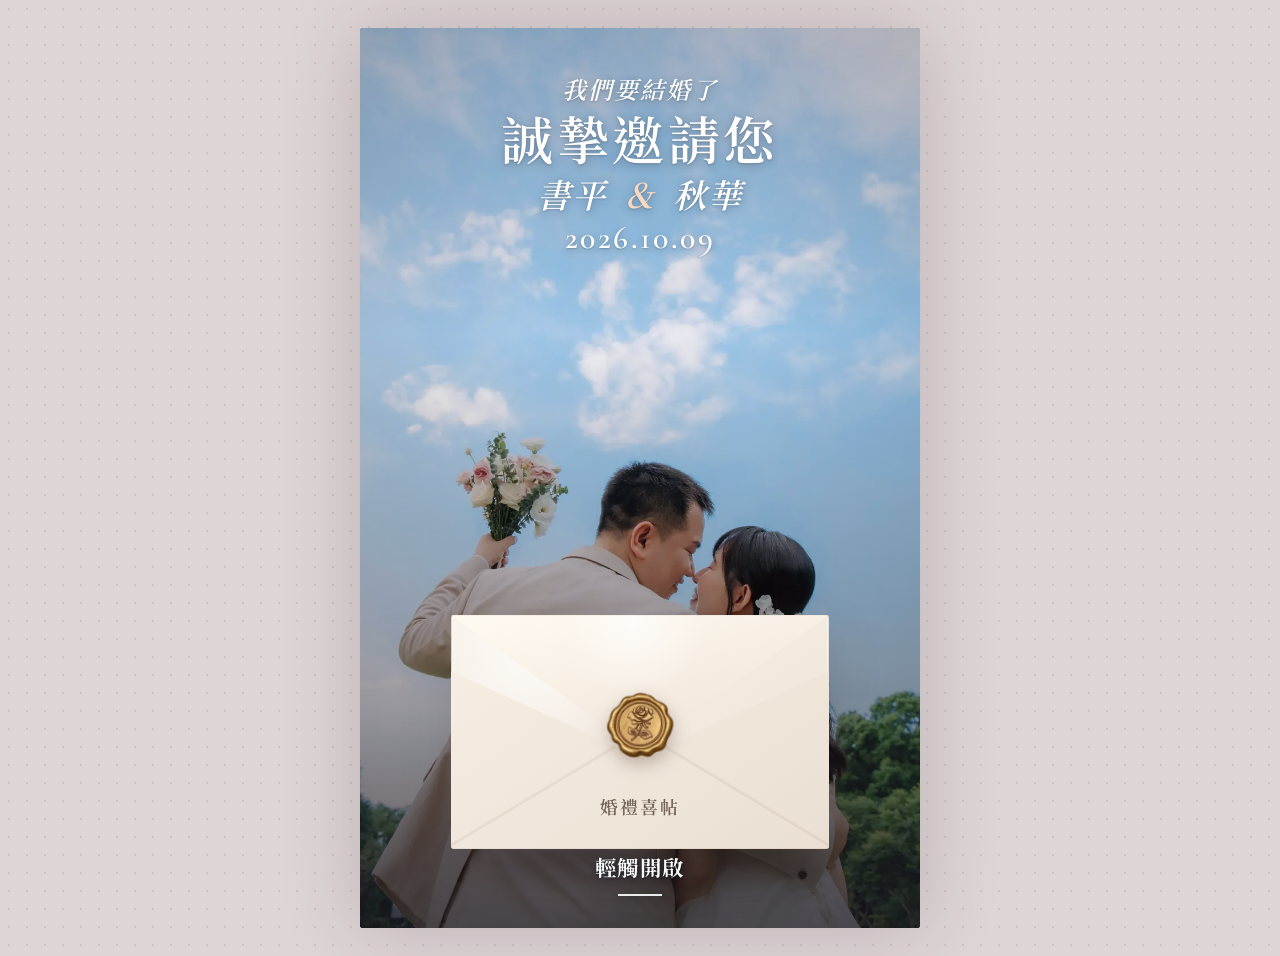
<file: index.html>
<!doctype html>
<html lang="zh-Hant">
<head>
  <meta charset="utf-8" />
  <meta name="viewport" content="width=device-width, initial-scale=1, viewport-fit=cover" />
  <meta name="description" content="書平與秋華的婚禮電子喜帖｜2026年10月9日" />
  <meta name="robots" content="noindex, nofollow" />
  <meta name="theme-color" content="#765a48" />
  <title>書平＆秋華｜平生守護・幸芙之華</title>
  <link rel="preconnect" href="https://fonts.googleapis.com" />
  <link rel="preconnect" href="https://fonts.gstatic.com" crossorigin />
  <link href="https://fonts.googleapis.com/css2?family=Cormorant+Garamond:ital,wght@0,500;0,600;1,500&family=Noto+Sans+TC:wght@400;500;600;700&family=Noto+Serif+TC:wght@500;600;700&display=swap" rel="stylesheet" />
  <link rel="stylesheet" href="assets/style.css?v=20260913-scrapbook-face" />
  <link rel="stylesheet" href="assets/opening-envelope.css" />
  <link rel="stylesheet" href="assets/opening-envelope-v3.css?v=20260913-responsive-opened" />
  <link rel="stylesheet" href="assets/invitation-letter.css?v=20260908-1930" />
  <link rel="stylesheet" href="assets/page-flow.css?v=20260913-merged-ending" />
</head>
<body class="locked">
  <div class="site-shell">
    <section class="opening" id="top" aria-labelledby="opening-title">
      <img class="opening-photo" src="assets/cover-sky.webp" alt="書平與秋華在藍天下相吻" />
      <div class="opening-wash"></div>

      <div class="opening-title reveal-now">
        <p class="opening-eyebrow">我們要結婚了</p>
        <h1 id="opening-title">誠摯邀請您</h1>
        <p class="opening-names">書平 <span>＆</span> 秋華</p>
        <small>2026.10.09</small>
      </div>

      <button class="envelope-stage" id="open-invitation" type="button" aria-controls="invitation-content" aria-expanded="false" aria-label="開啟婚禮喜帖">
        <span class="envelope-scene" aria-hidden="true">
          <span class="envelope-shadow"></span>

          <span class="envelope-back-layer">
            <span class="envelope-back"></span>
            <span class="envelope-flap"></span>
          </span>

          <span class="photo-card photo-one">
            <img src="assets/opening-left-bright.webp" alt="手捧花束的書平" />
          </span>
          <span class="photo-card photo-two">
            <img src="assets/opening-center-romantic-clean.webp" alt="書平與秋華在水族館共舞" />
          </span>
          <span class="photo-card photo-three">
            <img src="assets/opening-right-original.jpg" alt="手捧花束的秋華" />
          </span>

          <span class="envelope-front-layer">
            <span class="envelope-front"></span>
            <span class="envelope-label">婚禮喜帖</span>
            <span class="wax-seal"></span>
          </span>

          <span class="tap-to-open">輕觸開啟</span>
        </span>
      </button>

      <div class="opened-message" aria-live="polite">
        <p class="opened-lead">邀請您見證我們的幸福時刻</p>
        <p class="opened-couple-line">書平 <span>♡</span> 秋華 <strong>2026.10.9</strong></p>
      </div>

      <div class="scroll-hint" aria-hidden="true">
        <span>向下滑動查看更多</span>
        <i>↓</i>
      </div>
    </section>

    <main id="invitation-content" hidden>
      <section class="portrait-intro paper-section">
        <div class="paper-heading reveal">
          <p class="script">Our Wedding Day</p>
          <h2>書平 <span>＆</span> 秋華</h2>
          <p class="date-line">FRIDAY　2026.10.09</p>
        </div>

        <div class="hero-polaroid reveal">
          <img src="assets/portrait-formal.webp" alt="書平與秋華的婚紗合照" />
          <p>平生守護．幸芙之華</p>
        </div>

        <div class="wedding-letter reveal">
          <p class="letter-greeting">Dear 親愛的你 ✨</p>
          <p class="letter-lead">我們要結婚了 🤍</p>
          <p class="letter-body">一路走來，很感謝在不同階段陪伴我們的每一個人。因為有這些相遇與陪伴，許多平凡的日子，也成了值得珍藏的回憶。</p>
          <p class="letter-highlight">而你，是我們希望一起分享這份喜悅與感動的人。</p>
          <p class="letter-body">這一天對我們來說意義非凡，誠摯邀請你一同前來，見證我們的重要時刻，和我們一起留下這段珍貴而美好的回憶。</p>
          <p class="letter-signature">書平 <span>♡</span> 秋華</p>
        </div>

        <div class="countdown reveal" aria-live="polite">
          <p>距離我們的重要日子</p>
          <div>
            <span><strong id="days">—</strong><small>DAYS</small></span>
            <i>:</i>
            <span><strong id="hours">—</strong><small>HOURS</small></span>
            <i>:</i>
            <span><strong id="minutes">—</strong><small>MINUTES</small></span>
          </div>
        </div>
      </section>

      <section class="schedule rose-section" id="schedule" aria-labelledby="schedule-title">
        <p class="section-label reveal">WEDDING SCHEDULE</p>
        <h2 id="schedule-title" class="reveal">時間&amp;地點</h2>

        <article class="event-ticket reveal">
          <div class="ticket-number">01</div>
          <p>佛前結婚儀式</p>
          <h3>創價學會三重會館</h3>
          <div class="ticket-date">2026.10.9</div>
          <div class="ticket-time"><strong>13:30</strong> 入場　｜　<strong>14:00</strong> 開始</div>
          <address>新北市三重區重新路五段609巷2號<br />3樓之1</address>
          <div class="ticket-actions">
            <a target="_blank" rel="noopener" href="https://www.google.com/maps/dir/?api=1&amp;destination=%E6%96%B0%E5%8C%97%E5%B8%82%E4%B8%89%E9%87%8D%E5%8D%80%E9%87%8D%E6%96%B0%E8%B7%AF%E4%BA%94%E6%AE%B5609%E5%B7%B72%E8%99%9F3%E6%A8%93%E4%B9%8B1">開啟導航 ↗</a>
            <a class="traffic-link" href="traffic.html?venue=tangcheng">交通／停車資訊 ↗</a>
          </div>
        </article>

        <article class="event-ticket reveal">
          <div class="ticket-number">02</div>
          <p>幸福晚宴</p>
          <h3>彭園三重館</h3>
          <div class="ticket-date">2026.10.9</div>
          <div class="ticket-time"><strong>17:30</strong> 入席　｜　<strong>18:00</strong> 開始</div>
          <address>新北市三重區龍門路6號4樓<br />國際宴會 A 廳</address>
          <div class="ticket-actions">
            <a target="_blank" rel="noopener" href="https://www.google.com/maps/dir/?api=1&amp;destination=%E6%96%B0%E5%8C%97%E5%B8%82%E4%B8%89%E9%87%8D%E5%8D%80%E9%BE%8D%E9%96%80%E8%B7%AF6%E8%99%9F4%E6%A8%93">開啟導航 ↗</a>
            <a class="traffic-link" href="traffic.html?venue=pengyuan">交通／停車資訊 ↗</a>
          </div>
        </article>
      </section>

      <section class="line-section" id="line">
        <img src="assets/cover-sky.webp" alt="書平與秋華在藍天下的婚紗背影" loading="lazy" />
        <div class="line-overlay"></div>
        <div class="line-card reveal">
          <p class="section-label">WEDDING LINE</p>
          <h2>加入婚禮 LINE，<br />資訊一次找齊</h2>
          <p>加入婚禮 LINE 官方帳號後，即可查詢晚宴桌次、開啟場地導航，也能使用拍拍印上傳照片，一起留下珍貴的婚禮回憶 📸</p>
          <a class="line-button" href="https://lin.ee/Stg17uT" target="_blank" rel="noopener">加入婚禮 LINE</a>

          <div class="line-reminder">
            <h3 class="line-reminder-title">婚禮小提醒</h3>
            <ol class="line-reminder-list">
              <li>
                <span class="reminder-number">01</span>
                <p>佛前儀式與晚宴地點不同，請留意地址 🫶</p>
              </li>
              <li>
                <span class="reminder-number">02</span>
                <p>建議提前 10～15 分鐘抵達，從從容容、游刃有餘 💪</p>
              </li>
              <li>
                <span class="reminder-number">03</span>
                <p>最重要的是，帶著一顆歡喜的心 💖</p>
              </li>
            </ol>
          </div>
        </div>
      </section>

      <section class="memory-collage paper-section" aria-labelledby="memories-title">
        <p class="script reveal">Our favorite memories</p>
        <h2 id="memories-title" class="reveal">一路走來的相知相惜</h2>
        <div class="film-strip reveal">
          <img src="assets/fan.webp" alt="書平與秋華拿著名字團扇" loading="lazy" />
          <img src="assets/playful.webp" alt="書平與秋華和動物合照" loading="lazy" />
          <img src="assets/book.webp" alt="書平與秋華一起閱讀" loading="lazy" />
        </div>
        <div class="memory-copy reveal">
          <p>一路上，我們不只是陪伴對方，更在彼此需要的時候互相鼓勵、一起向前。<br />也因為這樣，我們越來越幸福，累積成這天最珍貴的決定🤍</p>
          <strong>Save the Date</strong>
          <span>2026.10.09</span>
        </div>
      </section>

      <section class="scrapbook blue-section" aria-labelledby="story-title">
        <div class="postcard postcard-main reveal">
          <img src="assets/walk.webp" alt="書平與秋華牽手走在綠意步道" loading="lazy" />
        </div>
        <div class="postcard postcard-small reveal">
          <img src="assets/aquarium.webp" alt="書平與秋華在水族館合照" loading="lazy" />
        </div>
        <div class="note-card reveal">
          <p class="script">You are invited</p>
          <h2 id="story-title">八年，因為有你們</h2>
          <p>陪伴我們走到今天的，不只有彼此，還有一路給予我們支持與鼓勵的每一個人。<br />謝謝你們參與我們的故事，也讓今天的幸福更加完整 🤍</p>
          <span>SHUPING &amp; CHIUHUA</span>
        </div>
        <div class="postcard postcard-side reveal">
          <img src="assets/green-wall.webp" alt="書平與秋華比出愛心手勢" loading="lazy" />
        </div>
      </section>

      <section class="invitation-copy paper-section">
        <div class="tiny-flowers" aria-hidden="true">❀　❀　❀</div>
        <p class="script reveal">Together with our families</p>
        <h2 class="reveal">誠摯邀請您<br />見證我們的幸福時刻</h2>
        <p class="reveal">我們即將展開人生的新篇章，<br />誠摯邀請您與我們共享喜悅。</p>
        <figure class="invitation-photo reveal">
          <img src="assets/invitation-blue-sky.webp" alt="書平與秋華在藍天下攜手同行" loading="lazy" />
          <figcaption>2026.10.09</figcaption>
        </figure>
        <div class="invitation-ending reveal">
          <p class="script">Forever begins</p>
          <div class="signature">書平 <span>♡</span> 秋華</div>
          <p class="invitation-see-you">期待與您相見</p>
          <a class="invitation-back-to-top" href="#top">回到最上方 ↑</a>
        </div>
      </section>
    </main>
  </div>

  <button class="floating-line" type="button" data-line-link hidden>加入婚禮 LINE</button>
  <div class="toast" id="toast" role="status" aria-live="polite"></div>
  <script src="assets/app.js?v=20260908-2015"></script>
</body>
</html>
</file>
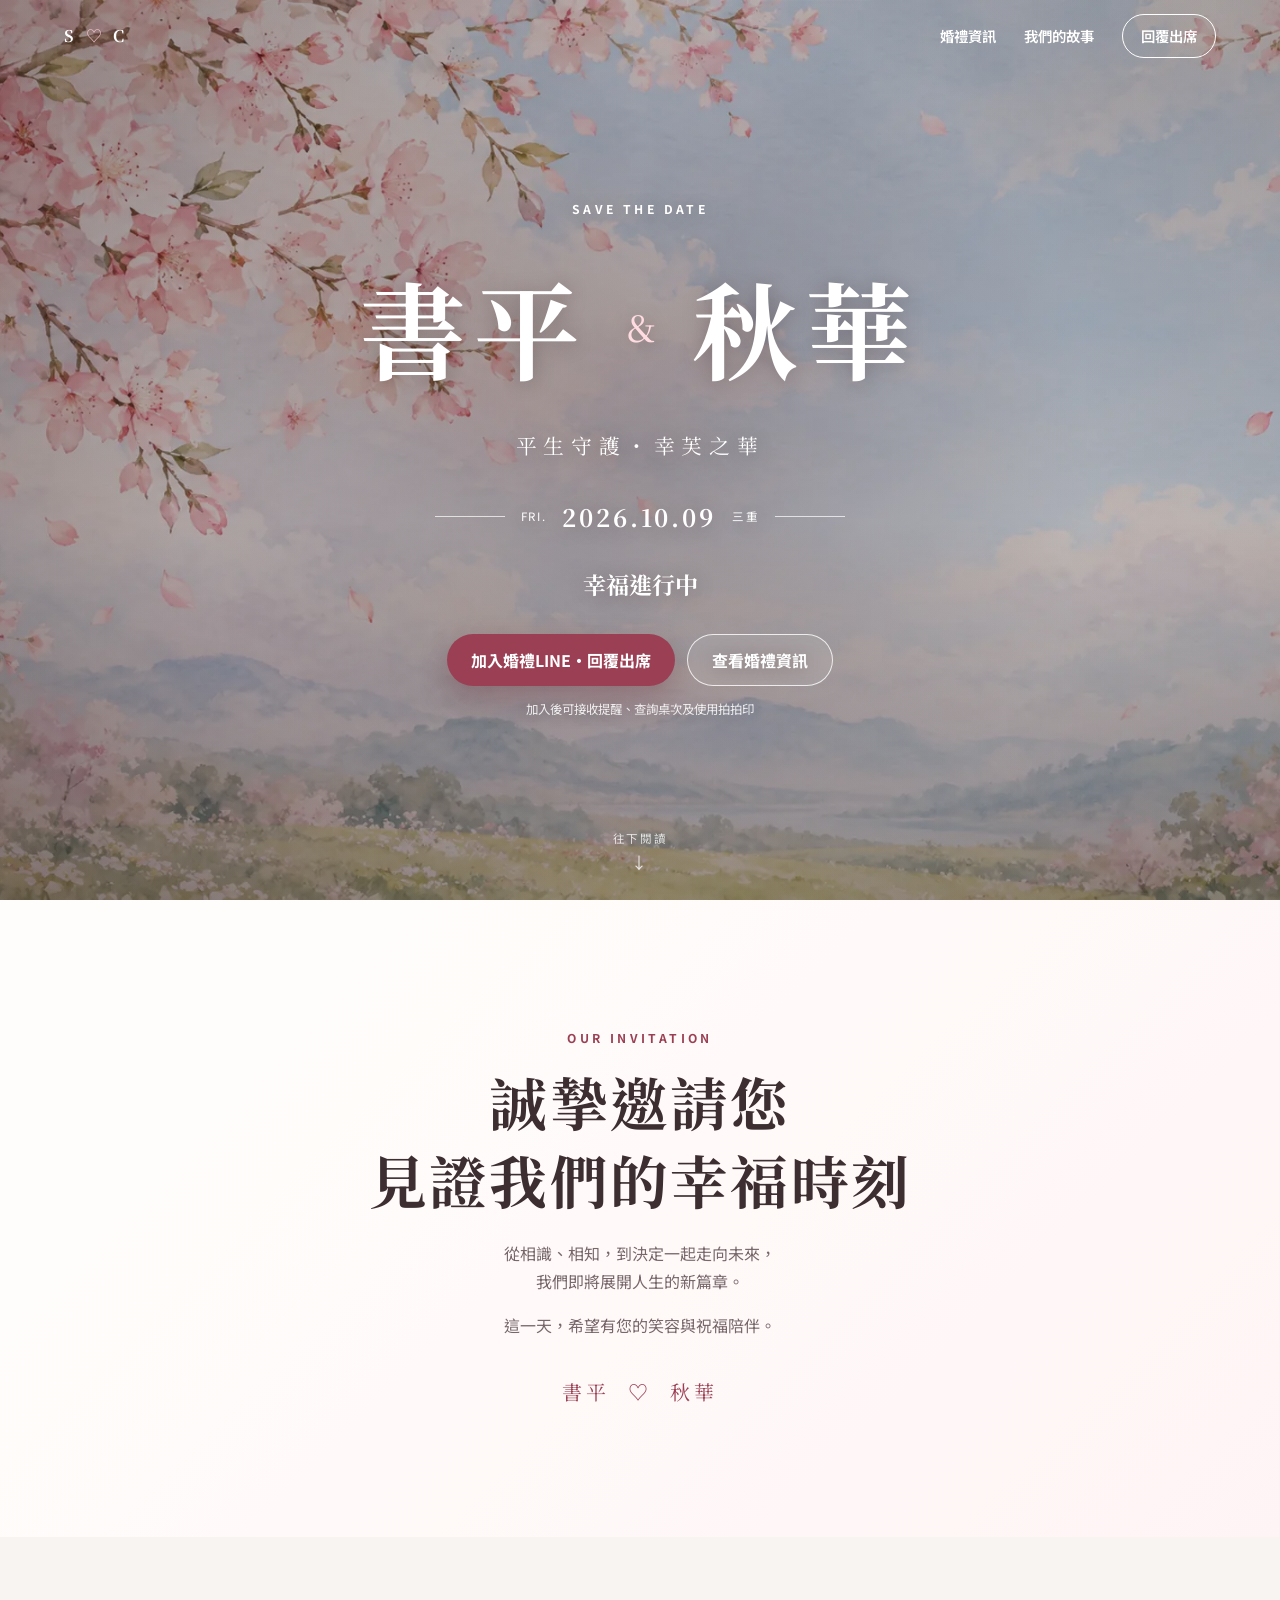
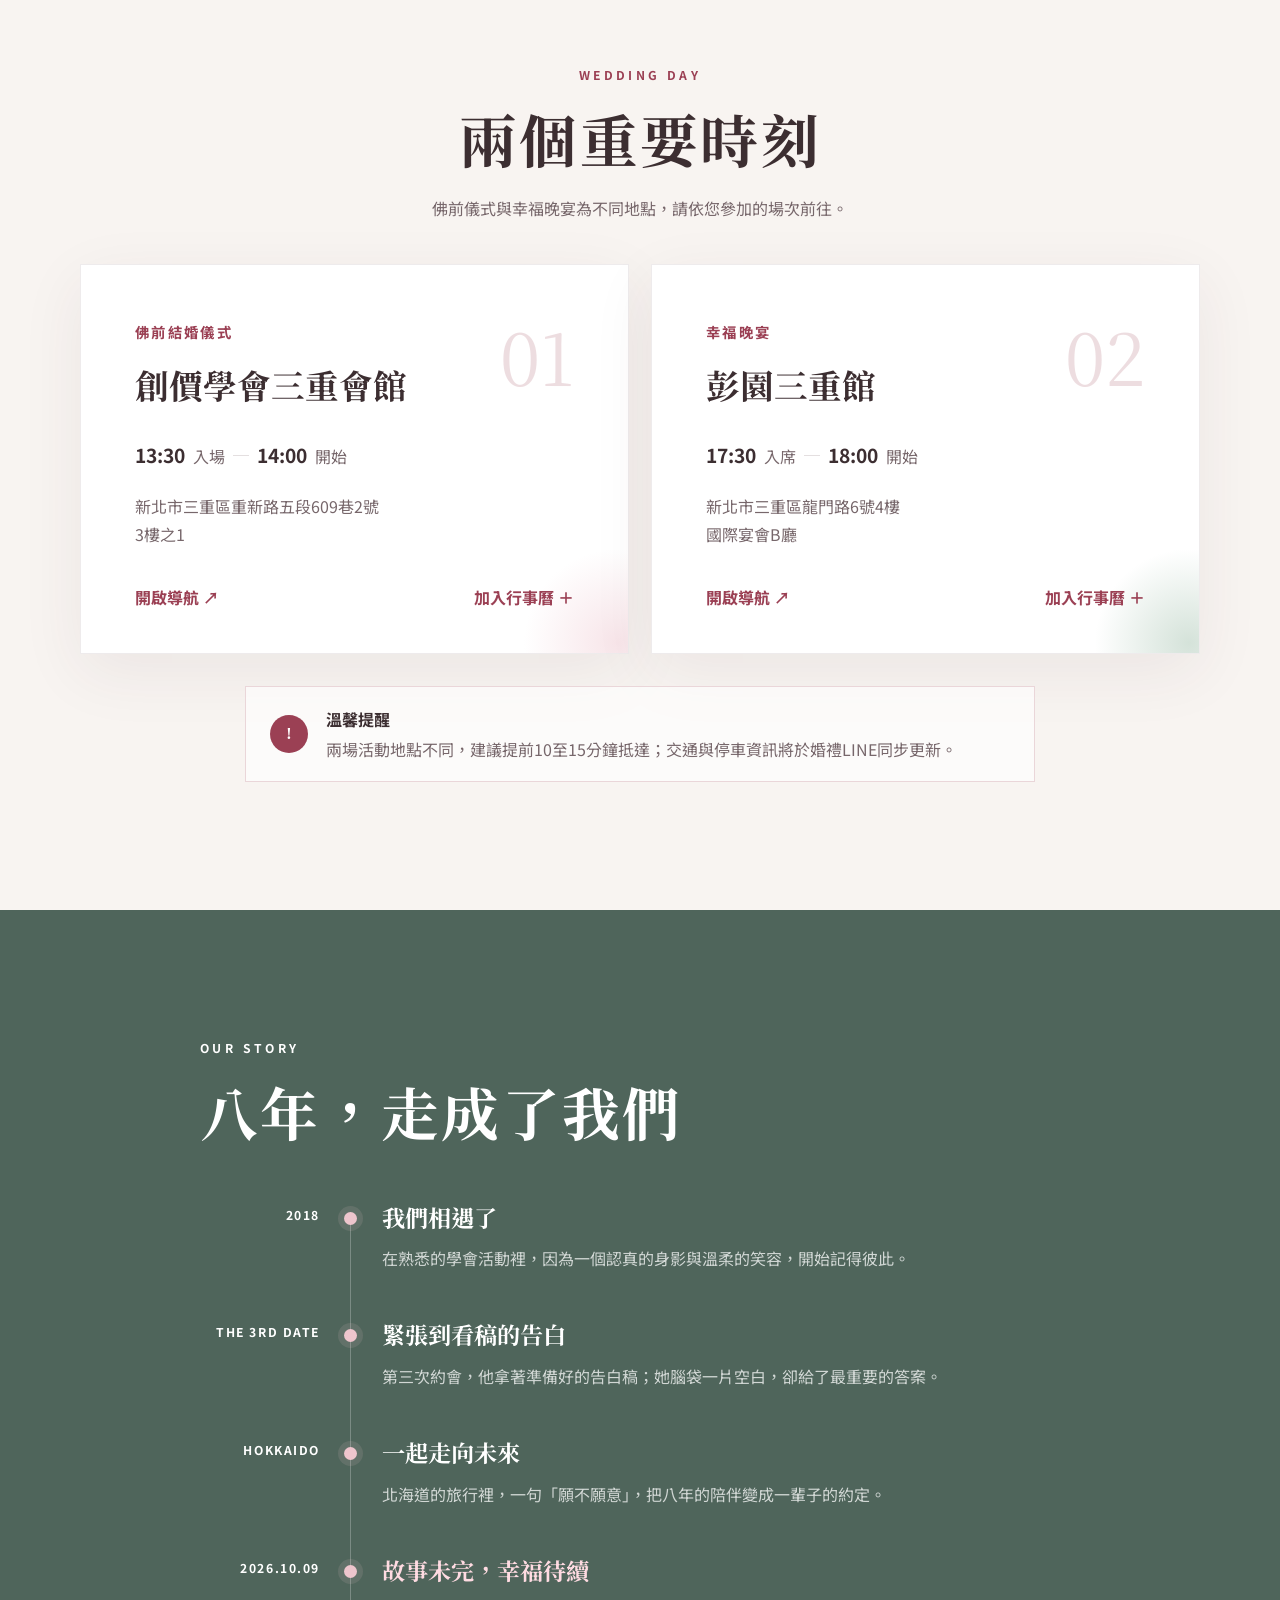
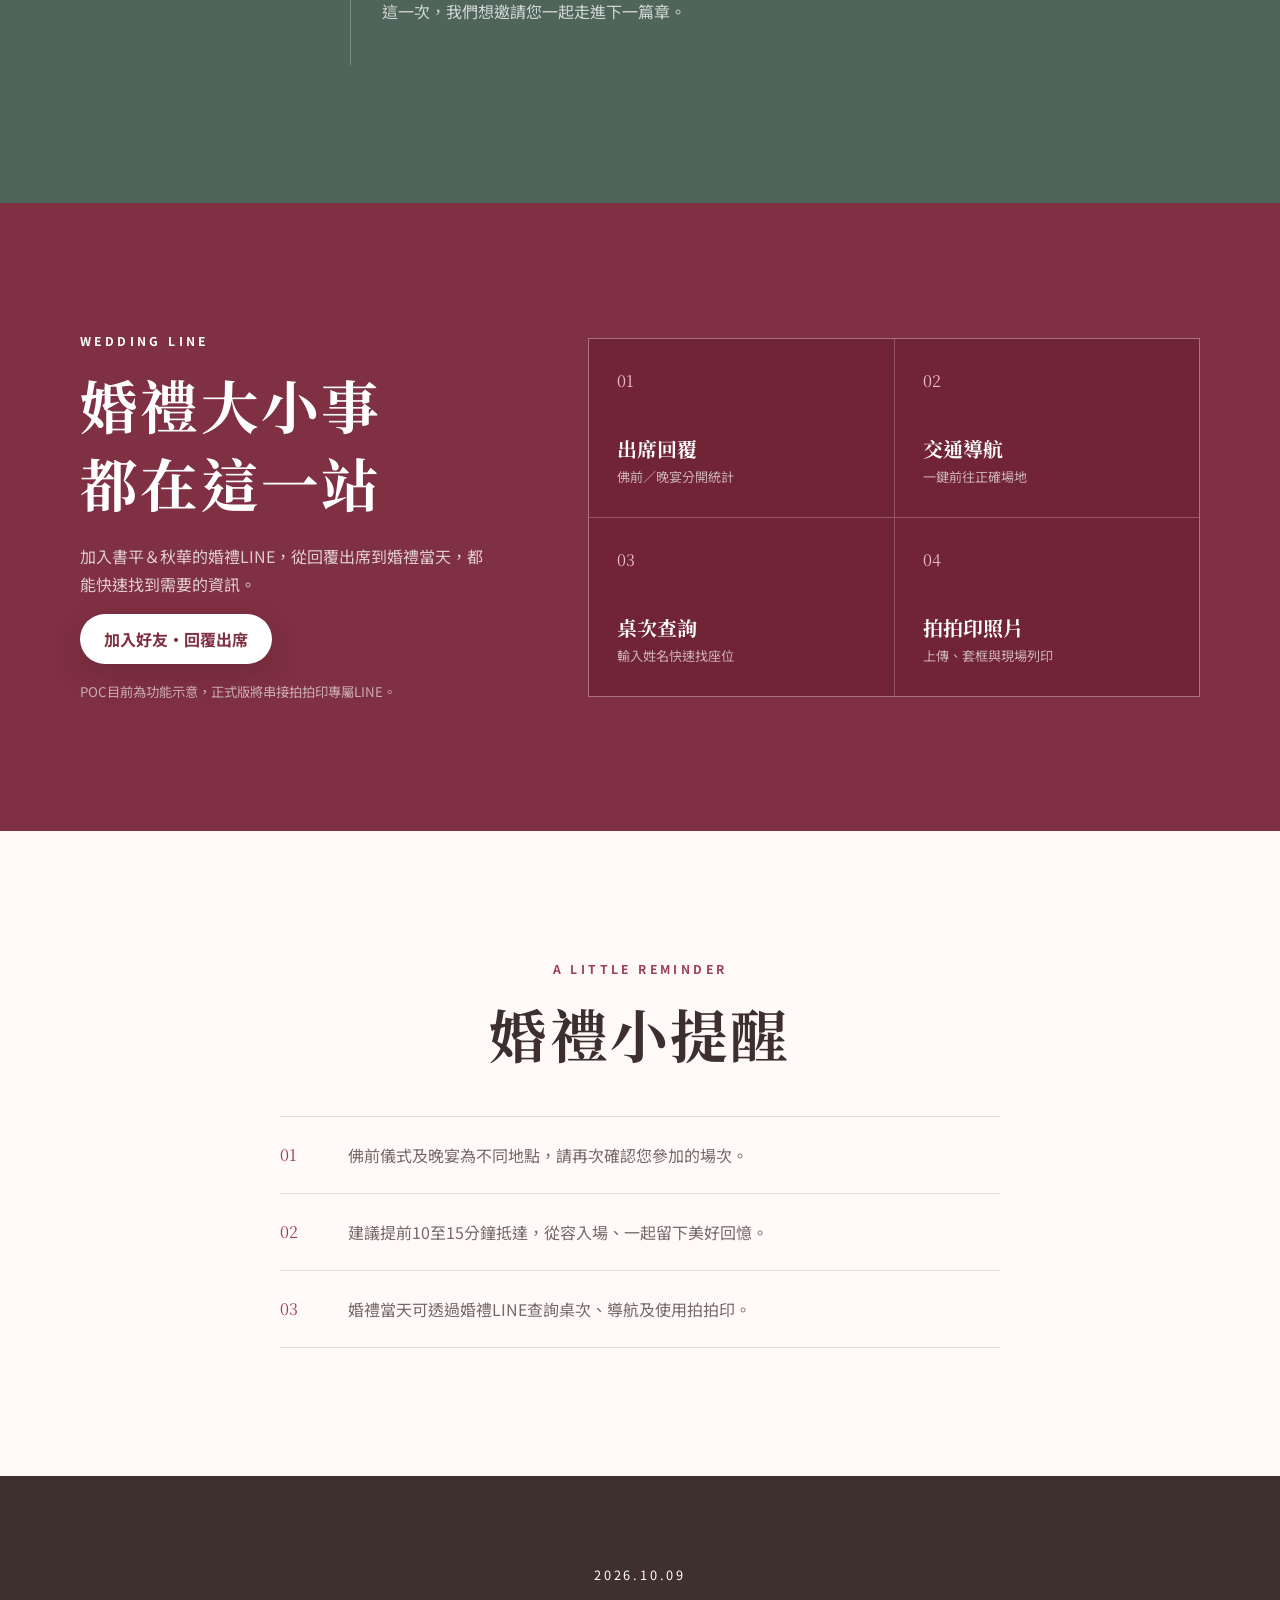
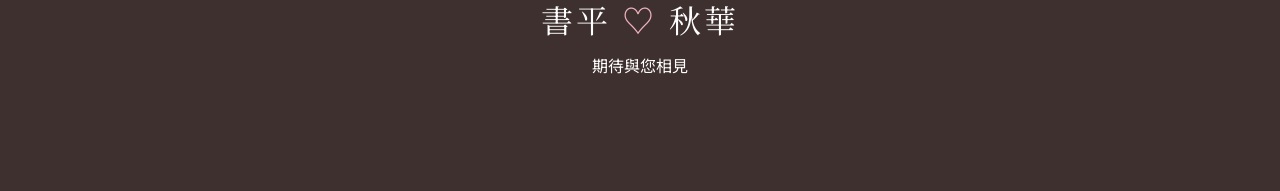
<file: shuping-qiuhua-wedding-github/index.html>
<!doctype html>
<html lang="zh-Hant">
<head>
  <meta charset="utf-8" />
  <meta name="viewport" content="width=device-width, initial-scale=1" />
  <meta name="description" content="書平與秋華的婚禮電子喜帖｜2026年10月9日" />
  <meta name="robots" content="noindex, nofollow" />
  <meta name="theme-color" content="#9b4054" />
  <title>書平＆秋華｜平生守護・幸芙之華</title>
  <link rel="preconnect" href="https://fonts.googleapis.com" />
  <link rel="preconnect" href="https://fonts.gstatic.com" crossorigin />
  <link href="https://fonts.googleapis.com/css2?family=Noto+Serif+TC:wght@500;600;700&family=Noto+Sans+TC:wght@400;500;600;700&display=swap" rel="stylesheet" />
  <link rel="stylesheet" href="assets/style.css" />
</head>
<body>
  <header class="topbar" aria-label="主要導覽">
    <a class="brand" href="#top" aria-label="回到頁首">S <span>♡</span> C</a>
    <nav>
      <a href="#schedule">婚禮資訊</a>
      <a href="#story">我們的故事</a>
      <button class="nav-line" type="button" data-demo-line>回覆出席</button>
    </nav>
  </header>

  <main id="top">
    <section class="hero" aria-labelledby="hero-title">
      <div class="hero-shade"></div>
      <div class="hero-content reveal">
        <p class="eyebrow">SAVE THE DATE</p>
        <h1 id="hero-title"><span>書平</span><b>＆</b><span>秋華</span></h1>
        <p class="slogan">平生守護・幸芙之華</p>
        <div class="date-lockup" aria-label="婚禮日期2026年10月9日星期五">
          <span>FRI.</span>
          <strong>2026.10.09</strong>
          <span>三重</span>
        </div>
        <div class="countdown" aria-live="polite">
          <span><strong id="days">—</strong>天</span>
          <span><strong id="hours">—</strong>時</span>
          <span><strong id="minutes">—</strong>分</span>
        </div>
        <div class="hero-actions">
          <button class="button button-primary" type="button" data-demo-line>加入婚禮LINE・回覆出席</button>
          <a class="button button-ghost" href="#schedule">查看婚禮資訊</a>
        </div>
        <p class="microcopy">加入後可接收提醒、查詢桌次及使用拍拍印</p>
      </div>
      <a class="scroll-cue" href="#invitation" aria-label="往下閱讀">往下閱讀 <span>↓</span></a>
    </section>

    <section class="invitation section" id="invitation">
      <div class="section-inner narrow reveal">
        <p class="eyebrow rose">OUR INVITATION</p>
        <h2>誠摯邀請您<br />見證我們的幸福時刻</h2>
        <p>從相識、相知，到決定一起走向未來，<br class="desktop-break" />我們即將展開人生的新篇章。</p>
        <p>這一天，希望有您的笑容與祝福陪伴。</p>
        <div class="signature">書平 <span>♡</span> 秋華</div>
      </div>
    </section>

    <section class="schedule section" id="schedule">
      <div class="section-inner">
        <p class="eyebrow rose reveal">WEDDING DAY</p>
        <h2 class="reveal">兩個重要時刻</h2>
        <p class="section-lead reveal">佛前儀式與幸福晚宴為不同地點，請依您參加的場次前往。</p>

        <div class="event-grid">
          <article class="event-card ceremony reveal">
            <div class="event-index">01</div>
            <p class="event-type">佛前結婚儀式</p>
            <h3>創價學會三重會館</h3>
            <div class="event-time"><strong>13:30</strong> 入場 <i></i> <strong>14:00</strong> 開始</div>
            <address>新北市三重區重新路五段609巷2號<br />3樓之1</address>
            <div class="event-actions">
              <a class="text-button" target="_blank" rel="noopener" href="https://www.google.com/maps/search/?api=1&query=%E5%89%B5%E5%83%B9%E5%AD%B8%E6%9C%83%E4%B8%89%E9%87%8D%E6%9C%83%E9%A4%A8">開啟導航 ↗</a>
              <button class="text-button" type="button" data-calendar="ceremony">加入行事曆 ＋</button>
            </div>
          </article>

          <article class="event-card banquet reveal">
            <div class="event-index">02</div>
            <p class="event-type">幸福晚宴</p>
            <h3>彭園三重館</h3>
            <div class="event-time"><strong>17:30</strong> 入席 <i></i> <strong>18:00</strong> 開始</div>
            <address>新北市三重區龍門路6號4樓<br />國際宴會B廳</address>
            <div class="event-actions">
              <a class="text-button" target="_blank" rel="noopener" href="https://www.google.com/maps/search/?api=1&query=%E5%BD%AD%E5%9C%92%E4%B8%89%E9%87%8D%E9%A4%A8">開啟導航 ↗</a>
              <button class="text-button" type="button" data-calendar="banquet">加入行事曆 ＋</button>
            </div>
          </article>
        </div>

        <aside class="travel-note reveal">
          <span class="note-mark">!</span>
          <div><strong>溫馨提醒</strong><p>兩場活動地點不同，建議提前10至15分鐘抵達；交通與停車資訊將於婚禮LINE同步更新。</p></div>
        </aside>
      </div>
    </section>

    <section class="story section" id="story">
      <div class="section-inner">
        <p class="eyebrow reveal">OUR STORY</p>
        <h2 class="reveal">八年，走成了我們</h2>
        <div class="story-line" role="list">
          <article class="story-item reveal" role="listitem"><time>2018</time><div><h3>我們相遇了</h3><p>在熟悉的學會活動裡，因為一個認真的身影與溫柔的笑容，開始記得彼此。</p></div></article>
          <article class="story-item reveal" role="listitem"><time>THE 3RD DATE</time><div><h3>緊張到看稿的告白</h3><p>第三次約會，他拿著準備好的告白稿；她腦袋一片空白，卻給了最重要的答案。</p></div></article>
          <article class="story-item reveal" role="listitem"><time>HOKKAIDO</time><div><h3>一起走向未來</h3><p>北海道的旅行裡，一句「願不願意」，把八年的陪伴變成一輩子的約定。</p></div></article>
          <article class="story-item highlight reveal" role="listitem"><time>2026.10.09</time><div><h3>故事未完，幸福待續</h3><p>這一次，我們想邀請您一起走進下一篇章。</p></div></article>
        </div>
      </div>
    </section>

    <section class="line-hub section" id="line-hub">
      <div class="section-inner line-layout">
        <div class="line-copy reveal">
          <p class="eyebrow">WEDDING LINE</p>
          <h2>婚禮大小事<br />都在這一站</h2>
          <p>加入書平＆秋華的婚禮LINE，從回覆出席到婚禮當天，都能快速找到需要的資訊。</p>
          <button class="button button-light" type="button" data-demo-line>加入好友・回覆出席</button>
          <small id="line-status">POC目前為功能示意，正式版將串接拍拍印專屬LINE。</small>
        </div>
        <div class="feature-panel reveal" aria-label="婚禮LINE功能">
          <button type="button" data-feature="出席回覆"><span>01</span><strong>出席回覆</strong><em>佛前／晚宴分開統計</em></button>
          <button type="button" data-feature="交通導航"><span>02</span><strong>交通導航</strong><em>一鍵前往正確場地</em></button>
          <button type="button" data-feature="桌次查詢"><span>03</span><strong>桌次查詢</strong><em>輸入姓名快速找座位</em></button>
          <button type="button" data-feature="拍拍印照片"><span>04</span><strong>拍拍印照片</strong><em>上傳、套框與現場列印</em></button>
        </div>
      </div>
    </section>

    <section class="reminders section">
      <div class="section-inner narrow reveal">
        <p class="eyebrow rose">A LITTLE REMINDER</p>
        <h2>婚禮小提醒</h2>
        <ul>
          <li><span>01</span><p>佛前儀式及晚宴為不同地點，請再次確認您參加的場次。</p></li>
          <li><span>02</span><p>建議提前10至15分鐘抵達，從容入場、一起留下美好回憶。</p></li>
          <li><span>03</span><p>婚禮當天可透過婚禮LINE查詢桌次、導航及使用拍拍印。</p></li>
        </ul>
      </div>
    </section>
  </main>

  <footer>
    <p class="footer-date">2026.10.09</p>
    <p class="footer-names">書平 <span>♡</span> 秋華</p>
    <p>期待與您相見</p>
  </footer>

  <button class="floating-cta" type="button" data-demo-line>回覆出席</button>

  <div class="modal" id="demo-modal" hidden>
    <div class="modal-backdrop" data-close-modal></div>
    <section class="modal-card" role="dialog" aria-modal="true" aria-labelledby="modal-title">
      <button class="modal-close" type="button" aria-label="關閉" data-close-modal>×</button>
      <p class="eyebrow rose">FUNCTION PREVIEW</p>
      <h2 id="modal-title">拍拍印串接位置</h2>
      <p id="modal-message">正式版取得專屬LINE連結後，點擊這裡就會直接開啟加入好友畫面。</p>
      <button class="button button-primary" type="button" data-close-modal>我知道了</button>
    </section>
  </div>

  <div class="toast" id="toast" role="status" aria-live="polite"></div>
  <script src="assets/app.js"></script>
</body>
</html>
</file>
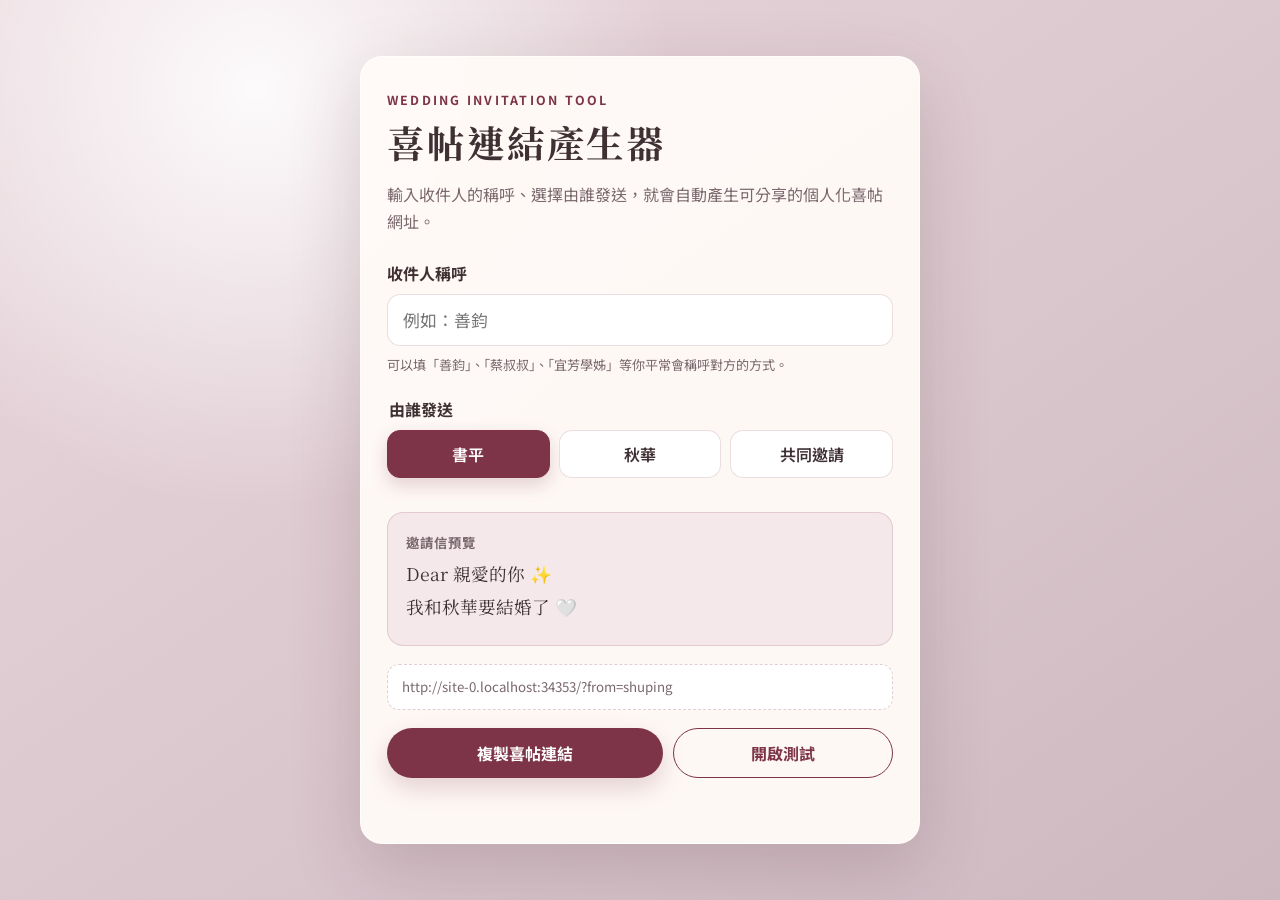
<file: invite-builder.html>
<!doctype html>
<html lang="zh-Hant">
<head>
  <meta charset="utf-8" />
  <meta name="viewport" content="width=device-width, initial-scale=1" />
  <meta name="robots" content="noindex, nofollow" />
  <meta name="theme-color" content="#8a3e50" />
  <title>喜帖連結產生器｜書平＆秋華</title>
  <link rel="preconnect" href="https://fonts.googleapis.com" />
  <link rel="preconnect" href="https://fonts.gstatic.com" crossorigin />
  <link href="https://fonts.googleapis.com/css2?family=Noto+Sans+TC:wght@400;500;600;700&family=Noto+Serif+TC:wght@500;600;700&display=swap" rel="stylesheet" />
  <style>
    :root {
      --wine: #7d3448;
      --wine-deep: #582536;
      --paper: #fffaf7;
      --ink: #3f3034;
      --muted: #7a686e;
      --line: rgba(125,52,72,.16);
      --soft: #f4e8eb;
    }

    * { box-sizing: border-box; }
    body {
      margin: 0;
      min-height: 100svh;
      display: grid;
      place-items: center;
      padding: 28px 18px;
      color: var(--ink);
      background:
        radial-gradient(circle at 20% 10%, rgba(255,255,255,.9), transparent 32%),
        linear-gradient(145deg, #ead8dd, #cdb8c0);
      font-family: "Noto Sans TC", system-ui, sans-serif;
    }

    .panel {
      width: min(100%, 560px);
      padding: 34px 26px 30px;
      border: 1px solid rgba(255,255,255,.72);
      border-radius: 22px;
      background: rgba(255,250,247,.96);
      box-shadow: 0 24px 70px rgba(74,39,50,.18);
    }

    .eyebrow {
      margin: 0 0 6px;
      color: var(--wine);
      font-size: .78rem;
      font-weight: 700;
      letter-spacing: .18em;
    }

    h1 {
      margin: 0;
      font-family: "Noto Serif TC", serif;
      font-size: clamp(1.8rem, 7vw, 2.35rem);
      letter-spacing: .05em;
    }

    .intro {
      margin: 12px 0 26px;
      color: var(--muted);
      line-height: 1.7;
    }

    label, legend {
      display: block;
      margin-bottom: 9px;
      font-weight: 700;
    }

    input[type="text"] {
      width: 100%;
      min-height: 52px;
      padding: 0 15px;
      border: 1px solid var(--line);
      border-radius: 13px;
      outline: none;
      color: var(--ink);
      background: white;
      font: inherit;
      font-size: 1.05rem;
    }

    input[type="text"]:focus {
      border-color: rgba(125,52,72,.55);
      box-shadow: 0 0 0 4px rgba(125,52,72,.08);
    }

    fieldset {
      margin: 22px 0 0;
      padding: 0;
      border: 0;
    }

    .sender-options {
      display: grid;
      grid-template-columns: repeat(3, 1fr);
      gap: 9px;
    }

    .sender-option input {
      position: absolute;
      opacity: 0;
      pointer-events: none;
    }

    .sender-option span {
      min-height: 48px;
      display: grid;
      place-items: center;
      border: 1px solid var(--line);
      border-radius: 13px;
      background: white;
      font-weight: 600;
      cursor: pointer;
      transition: .2s ease;
    }

    .sender-option input:checked + span {
      color: white;
      border-color: var(--wine);
      background: var(--wine);
      box-shadow: 0 7px 18px rgba(125,52,72,.2);
    }

    .preview {
      margin-top: 25px;
      padding: 20px 18px;
      border: 1px solid var(--line);
      border-radius: 16px;
      background: var(--soft);
    }

    .preview small {
      display: block;
      margin-bottom: 7px;
      color: var(--muted);
      font-weight: 700;
      letter-spacing: .08em;
    }

    .preview p {
      margin: 4px 0;
      font-family: "Noto Serif TC", serif;
      font-size: 1.1rem;
      line-height: 1.65;
    }

    .url-box {
      margin-top: 18px;
      padding: 12px 14px;
      border-radius: 12px;
      overflow-wrap: anywhere;
      color: var(--muted);
      background: white;
      border: 1px dashed rgba(125,52,72,.24);
      font-size: .83rem;
      line-height: 1.55;
    }

    .actions {
      display: grid;
      grid-template-columns: 1.25fr 1fr;
      gap: 10px;
      margin-top: 18px;
    }

    button, .open-link {
      min-height: 50px;
      display: grid;
      place-items: center;
      border-radius: 999px;
      font: inherit;
      font-weight: 700;
      cursor: pointer;
      text-decoration: none;
    }

    #copy-button {
      border: 0;
      color: white;
      background: var(--wine);
      box-shadow: 0 10px 24px rgba(125,52,72,.2);
    }

    .open-link {
      border: 1px solid var(--wine);
      color: var(--wine);
      background: transparent;
    }

    .status {
      min-height: 24px;
      margin: 11px 0 0;
      color: var(--wine);
      text-align: center;
      font-size: .9rem;
      font-weight: 600;
    }

    .hint {
      margin: 8px 0 0;
      color: var(--muted);
      font-size: .82rem;
      line-height: 1.6;
    }

    @media (max-width: 430px) {
      .panel { padding: 28px 20px 25px; }
      .sender-options { grid-template-columns: 1fr; }
      .actions { grid-template-columns: 1fr; }
    }
  </style>
</head>
<body>
  <main class="panel">
    <p class="eyebrow">WEDDING INVITATION TOOL</p>
    <h1>喜帖連結產生器</h1>
    <p class="intro">輸入收件人的稱呼、選擇由誰發送，就會自動產生可分享的個人化喜帖網址。</p>

    <label for="recipient">收件人稱呼</label>
    <input id="recipient" type="text" maxlength="30" placeholder="例如：善鈞" autocomplete="off" />
    <p class="hint">可以填「善鈞」、「蔡叔叔」、「宜芳學姊」等你平常會稱呼對方的方式。</p>

    <fieldset>
      <legend>由誰發送</legend>
      <div class="sender-options">
        <label class="sender-option">
          <input type="radio" name="sender" value="shuping" checked />
          <span>書平</span>
        </label>
        <label class="sender-option">
          <input type="radio" name="sender" value="qiuhua" />
          <span>秋華</span>
        </label>
        <label class="sender-option">
          <input type="radio" name="sender" value="" />
          <span>共同邀請</span>
        </label>
      </div>
    </fieldset>

    <section class="preview" aria-live="polite">
      <small>邀請信預覽</small>
      <p id="preview-greeting">Dear 親愛的你 ✨</p>
      <p id="preview-lead">我和秋華要結婚了 🤍</p>
    </section>

    <div class="url-box" id="generated-url"></div>

    <div class="actions">
      <button id="copy-button" type="button">複製喜帖連結</button>
      <a id="open-link" class="open-link" href="./" target="_blank" rel="noopener">開啟測試</a>
    </div>
    <p class="status" id="status" role="status" aria-live="polite"></p>
  </main>

  <script>
    const recipientInput = document.querySelector('#recipient');
    const senderInputs = [...document.querySelectorAll('input[name="sender"]')];
    const previewGreeting = document.querySelector('#preview-greeting');
    const previewLead = document.querySelector('#preview-lead');
    const generatedUrl = document.querySelector('#generated-url');
    const copyButton = document.querySelector('#copy-button');
    const openLink = document.querySelector('#open-link');
    const status = document.querySelector('#status');

    function cleanRecipient(value) {
      return value.replace(/[\r\n\t]+/g, ' ').replace(/\s{2,}/g, ' ').trim().slice(0, 30);
    }

    function getSender() {
      return senderInputs.find(input => input.checked)?.value || '';
    }

    function buildInvitationUrl() {
      const recipient = cleanRecipient(recipientInput.value);
      const sender = getSender();

      // invite-builder.html is stored beside index.html, so "./" always resolves
      // to the correct GitHub Pages project root, including /shuping-qiuhua-wedding/.
      const url = new URL('./', window.location.href);
      url.search = '';
      url.hash = '';

      if (recipient) url.searchParams.set('to', recipient);
      if (sender) url.searchParams.set('from', sender);

      previewGreeting.textContent = recipient ? `Dear ${recipient} ✨` : 'Dear 親愛的你 ✨';
      previewLead.textContent = sender === 'shuping'
        ? '我和秋華要結婚了 🤍'
        : sender === 'qiuhua'
          ? '我和書平要結婚了 🤍'
          : '我們要結婚了 🤍';

      generatedUrl.textContent = url.href;
      openLink.href = url.href;
      status.textContent = '';
      return url.href;
    }

    recipientInput.addEventListener('input', buildInvitationUrl);
    senderInputs.forEach(input => input.addEventListener('change', buildInvitationUrl));

    copyButton.addEventListener('click', async () => {
      const url = buildInvitationUrl();
      try {
        await navigator.clipboard.writeText(url);
        status.textContent = '已複製，可以直接貼到 LINE 傳給對方 ✨';
      } catch (error) {
        const textarea = document.createElement('textarea');
        textarea.value = url;
        textarea.style.position = 'fixed';
        textarea.style.opacity = '0';
        document.body.appendChild(textarea);
        textarea.select();
        document.execCommand('copy');
        textarea.remove();
        status.textContent = '已複製，可以直接貼到 LINE 傳給對方 ✨';
      }
    });

    buildInvitationUrl();
  </script>
</body>
</html>
</file>
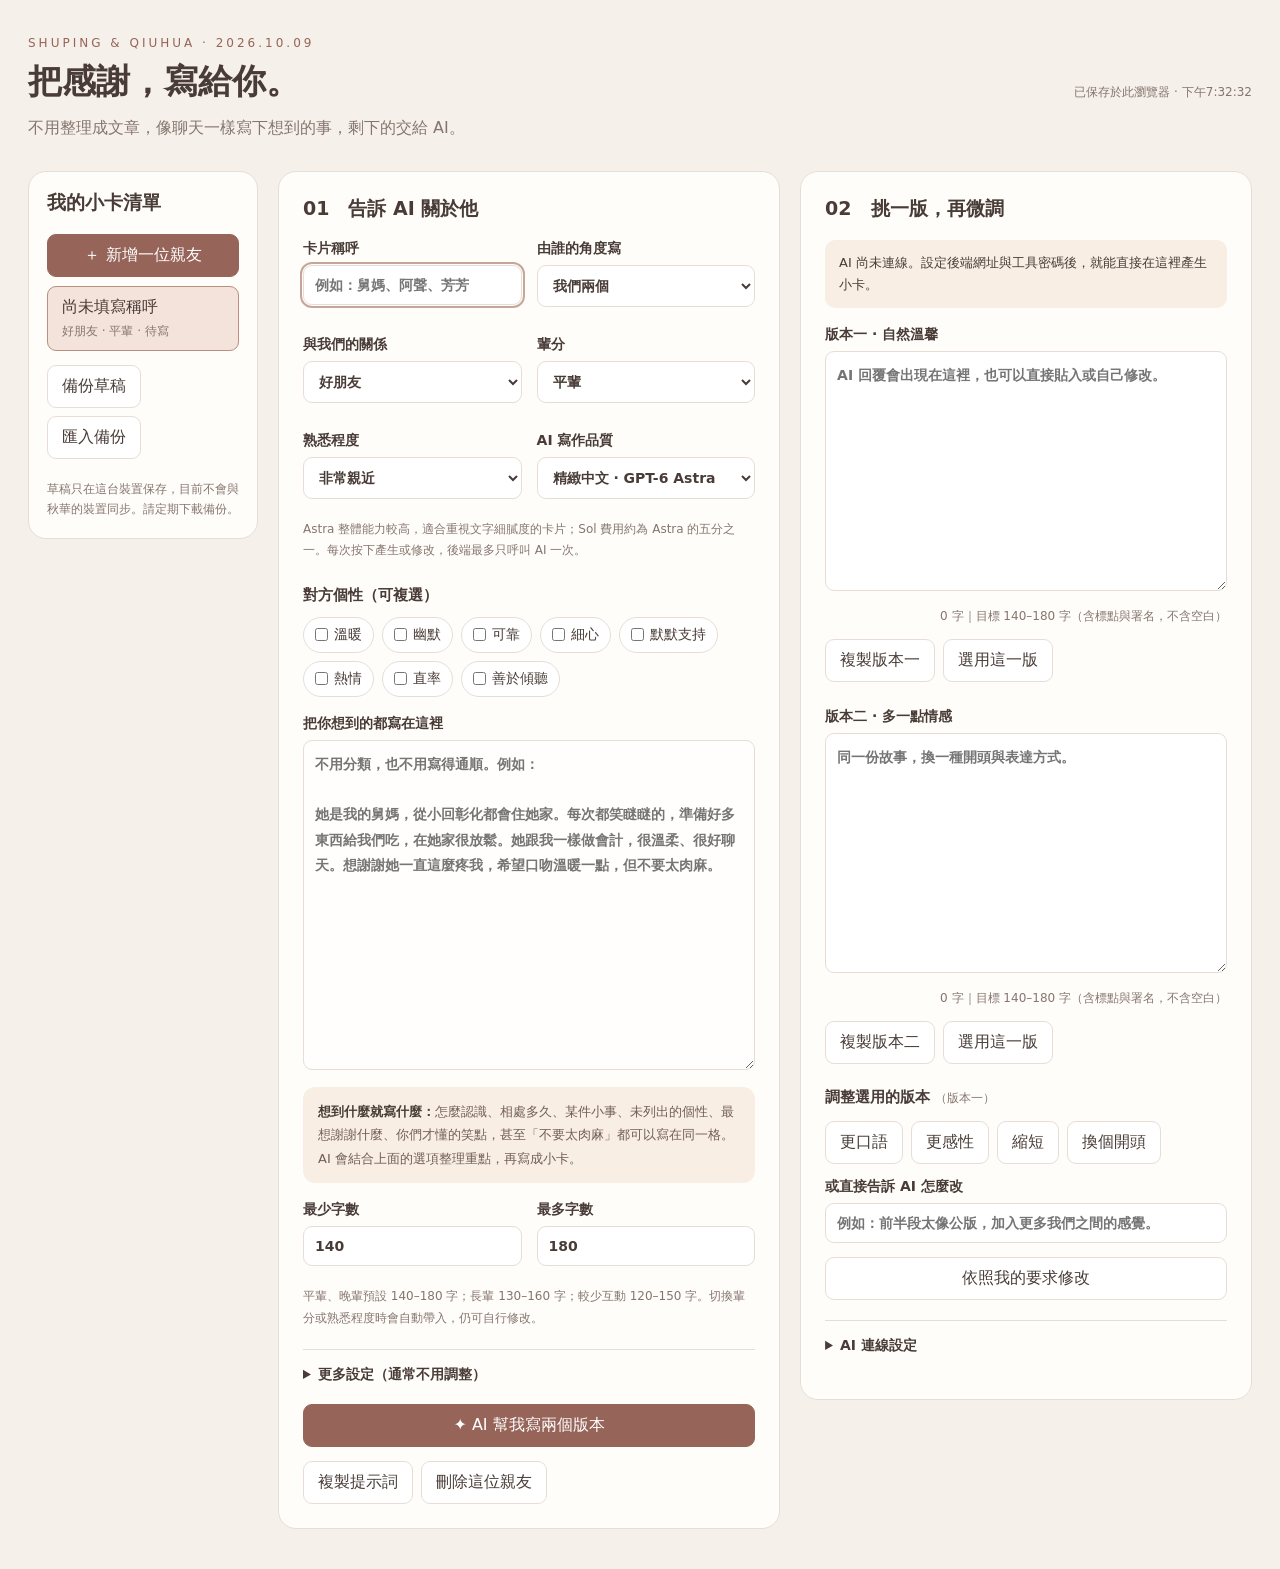
<file: thank-you-cards.html>
<!doctype html>
<html lang="zh-Hant">
<head>
  <meta charset="utf-8">
  <meta name="viewport" content="width=device-width,initial-scale=1">
  <meta name="robots" content="noindex,nofollow">
  <title>把感謝寫給你｜書平 & 秋華</title>
  <style>
    :root{--ink:#493c37;--muted:#86756e;--accent:#966458;--accent-dark:#7d5046;--line:#e7ddd6;--paper:#fffdfa;--soft:#f8eee4;--danger:#b13d36}
    *{box-sizing:border-box}body{margin:0;background:#f5f0ea;color:var(--ink);font-family:system-ui,"Noto Sans TC",sans-serif;font-size:16px}
    header{max-width:1440px;margin:auto;padding:36px 28px 22px;display:flex;align-items:center;justify-content:space-between;gap:20px}.eyebrow{color:var(--accent);font-size:12px;letter-spacing:3px}
    h1{font-family:serif;font-size:34px;margin:9px 0}h2{font-size:19px;margin:0 0 18px}h3{font-size:15px;margin:24px 0 12px}p{line-height:1.8;color:var(--muted);margin:6px 0}
    main{max-width:1440px;margin:auto;padding:0 28px 40px;display:grid;grid-template-columns:230px minmax(0,1fr) minmax(340px,.9fr);gap:20px}.panel{background:var(--paper);border:1px solid var(--line);border-radius:18px;padding:24px;align-self:start}.sidebar{padding:18px}.grid{display:grid;grid-template-columns:1fr 1fr;gap:15px}
    label{display:block;font-size:14px;font-weight:600;margin-bottom:14px}input,select,textarea{font:inherit;width:100%;border:1px solid var(--line);border-radius:9px;background:#fff;padding:11px;color:var(--ink);margin-top:7px}textarea{resize:vertical;min-height:104px;line-height:1.8}input:focus,select:focus,textarea:focus{outline:2px solid #c5a79a;outline-offset:1px}.story{min-height:330px;background:#fffefc}
    button{font:inherit;cursor:pointer;border:1px solid var(--line);border-radius:9px;padding:10px 14px;color:var(--ink);background:#fff}button:hover{background:#f5ece6}button:disabled{opacity:.5;cursor:wait}.primary{background:var(--accent);color:#fff;border-color:var(--accent)}.primary:hover{background:var(--accent-dark)}.wide{width:100%}.actions{display:flex;flex-wrap:wrap;gap:8px;margin-top:14px}.small{font-size:12px;font-weight:400;color:var(--muted)}
    .chips{display:flex;flex-wrap:wrap;gap:8px;margin-bottom:18px}.chip{display:inline-flex;align-items:center;border:1px solid var(--line);padding:8px 11px;border-radius:24px;margin:0;font-weight:400;cursor:pointer;background:#fff}.chip input{width:auto;margin:0 6px 0 0;accent-color:var(--accent)}.chip:has(input:checked){background:#f3e3da;border-color:#b98f80}
    .hint{background:var(--soft);border-radius:12px;padding:13px 15px;margin:0 0 18px;font-size:13px;line-height:1.8;color:#735f57}.hint strong{color:var(--ink)}.guest{display:block;width:100%;text-align:left;margin:9px 0;overflow-wrap:anywhere}.guest.active{background:#f3e3da;border-color:#b98f80}.guest span{display:block;font-size:12px;margin-top:5px;color:var(--muted)}
    .notice{background:var(--soft);border-radius:10px;padding:12px 14px;font-size:13px;line-height:1.7;margin-bottom:18px}.notice.ready{background:#eaf3ec;color:#45604b}.result textarea{min-height:240px}.count{display:block;text-align:right;font-size:12px;color:var(--muted)}.count.over{color:var(--danger)}summary{cursor:pointer;font-size:14px;font-weight:600}details{margin:20px 0;border-top:1px solid var(--line);padding-top:16px}footer{font-size:12px;color:var(--muted);margin-top:20px;line-height:1.7}.saved{font-size:12px;color:var(--muted)}
    .toast{position:fixed;bottom:24px;left:50%;transform:translateX(-50%);background:#493c37;color:#fff;padding:12px 20px;border-radius:12px;z-index:10;max-width:90vw;text-align:center}.toast:empty{display:none}
    @media(max-width:1100px){main{grid-template-columns:200px 1fr}.result{grid-column:2}}@media(max-width:700px){header{padding:24px 18px;display:block}h1{font-size:28px}main{padding:0 14px 30px;display:flex;flex-direction:column}.panel{width:100%;padding:20px}.grid{grid-template-columns:1fr;gap:0}.sidebar #guests{max-height:160px;overflow:auto}header .saved{display:block;margin-top:10px}.story{min-height:280px}}
  </style>
</head>
<body>
  <header><div><div class="eyebrow">SHUPING & QIUHUA · 2026.10.09</div><h1>把感謝，寫給你。</h1><p>不用整理成文章，像聊天一樣寫下想到的事，剩下的交給 AI。</p></div><span class="saved" id="saveStatus">草稿儲存在目前瀏覽器</span></header>
  <main>
    <aside class="panel sidebar"><h2>我的小卡清單</h2><button class="primary wide" id="add">＋ 新增一位親友</button><div id="guests"></div><div class="actions"><button id="export">備份草稿</button><button id="import">匯入備份</button></div><input type="file" id="file" accept="application/json,.json" hidden><footer>草稿只在這台裝置保存，目前不會與秋華的裝置同步。請定期下載備份。</footer></aside>
    <section class="panel">
      <h2>01　告訴 AI 關於他</h2>
      <form id="form">
        <div class="grid">
          <label>卡片稱呼<input name="name" maxlength="60" placeholder="例如：舅媽、阿聲、芳芳"></label>
          <label>由誰的角度寫<select name="author"><option>書平</option><option>秋華</option><option selected>我們兩個</option></select></label>
          <label>與我們的關係<select name="relation"><option>好朋友</option><option>學會夥伴</option><option>親戚</option><option>同事</option><option>師長</option><option>其他</option></select></label>
          <label>輩分<select name="generation"><option>平輩</option><option>長輩</option><option>晚輩</option></select></label>
          <label>熟悉程度<select name="closeness"><option>非常親近</option><option>熟悉、常互動</option><option>較少互動</option></select></label>
          <label>AI 寫作品質<select name="quality"><option value="premium">精緻中文 · GPT-6 Astra</option><option value="balanced">省費平衡 · GPT-6.1 Sol</option></select></label>
        </div>
        <p class="small">Astra 整體能力較高，適合重視文字細膩度的卡片；Sol 費用約為 Astra 的五分之一。每次按下產生或修改，後端最多只呼叫 AI 一次。</p>
        <h3>對方個性（可複選）</h3><div class="chips" id="traits"></div>
        <label>把你想到的都寫在這裡<textarea class="story" name="story" maxlength="8000" placeholder="不用分類，也不用寫得通順。例如：&#10;&#10;她是我的舅媽，從小回彰化都會住她家。每次都笑瞇瞇的，準備好多東西給我們吃，在她家很放鬆。她跟我一樣做會計，很溫柔、很好聊天。想謝謝她一直這麼疼我，希望口吻溫暖一點，但不要太肉麻。"></textarea></label>
        <div class="hint"><strong>想到什麼就寫什麼：</strong>怎麼認識、相處多久、某件小事、未列出的個性、最想謝謝什麼、你們才懂的笑點，甚至「不要太肉麻」都可以寫在同一格。AI 會結合上面的選項整理重點，再寫成小卡。</div>
        <div class="grid"><label>最少字數<input name="minLength" type="number" min="50" max="500" step="1" inputmode="numeric" value="140"></label><label>最多字數<input name="maxLength" type="number" min="50" max="500" step="1" inputmode="numeric" value="180"></label></div>
        <p class="small">平輩、晚輩預設 140–180 字；長輩 130–160 字；較少互動 120–150 字。切換輩分或熟悉程度時會自動帶入，仍可自行修改。</p>
        <details><summary>更多設定（通常不用調整）</summary><div class="grid" style="margin-top:16px">
          <label>語氣<select name="tone"><option selected>AI 自動判斷</option><option>自然溫馨</option><option>感性一點</option><option>輕鬆帶笑</option><option>真誠含蓄</option></select></label>
          <label>你／您<select name="pronoun"><option selected>AI 自動判斷</option><option>用你</option><option>用您</option></select></label>
          <label>完成狀態<select name="status"><option>待寫</option><option>待確認</option><option>完成</option></select></label>
          <label>署名<input name="signature" maxlength="100" value="書平 ＆ 秋華"></label>
        </div></details>
      </form>
      <button class="primary wide" id="generate">✦ AI 幫我寫兩個版本</button><div class="actions"><button id="prompt">複製提示詞</button><button id="delete">刪除這位親友</button></div>
    </section>
    <section class="panel result">
      <h2>02　挑一版，再微調</h2><div class="notice" id="apiState">AI 尚未連線。設定後端網址與工具密碼後，就能直接在這裡產生小卡。</div>
      <label>版本一 · 自然溫馨<textarea id="result1" placeholder="AI 回覆會出現在這裡，也可以直接貼入或自己修改。"></textarea></label><span class="count" id="count1"></span><div class="actions"><button data-copy="result1">複製版本一</button><button data-use="1">選用這一版</button></div>
      <label style="margin-top:26px">版本二 · 多一點情感<textarea id="result2" placeholder="同一份故事，換一種開頭與表達方式。"></textarea></label><span class="count" id="count2"></span><div class="actions"><button data-copy="result2">複製版本二</button><button data-use="2">選用這一版</button></div>
      <h3>調整選用的版本 <span id="selected" class="small">（版本一）</span></h3><div class="actions"><button data-revise="更像真人手寫、更口語自然">更口語</button><button data-revise="更有情感，但不要煽情或肉麻">更感性</button><button data-revise="保留重點並縮短文字">縮短</button><button data-revise="更換開頭，避免與其他卡片相似">換個開頭</button></div>
      <label style="margin-top:14px">或直接告訴 AI 怎麼改<input id="instruction" maxlength="1000" placeholder="例如：前半段太像公版，加入更多我們之間的感覺。"></label><button id="revise" class="wide">依照我的要求修改</button>
      <details><summary>AI 連線設定</summary><p class="small">API Key 不可填在這裡。這裡只填 Cloudflare Worker 網址與你自己設定的工具密碼。</p><label>後端 HTTPS 網址<input id="endpoint" type="url" placeholder="https://你的-worker.workers.dev/generate"></label><label>工具存取密碼<input id="access" type="password" autocomplete="off" placeholder="不是 OpenAI API Key"></label><div class="actions"><button id="connect">儲存連線設定</button><button id="testConnection">測試連線</button></div><p class="small">網址會保存在這台裝置；工具密碼只保留到目前分頁關閉。</p></details>
    </section>
  </main>
  <div class="toast" id="toast" role="status" aria-live="polite"></div>
  <script>
    'use strict';
    const STORAGE_KEY='wedding-thank-you-v1',ACCESS_KEY='wedding-thank-you-access-v1',$=id=>document.getElementById(id),form=$('form');
    const TRAITS=['溫暖','幽默','可靠','細心','默默支持','熱情','直率','善於傾聽'];
    const defaults={name:'',author:'我們兩個',relation:'好朋友',generation:'平輩',closeness:'非常親近',quality:'premium',traits:[],story:'',tone:'AI 自動判斷',pronoun:'AI 自動判斷',minLength:'140',maxLength:'180',status:'待寫',signature:'書平 ＆ 秋華',result1:'',result2:'',selected:1};
    let state={guests:[],active:'',endpoint:''},busy=false,timer,lastUsage=null;
    function toast(message){$('toast').textContent=message;clearTimeout(timer);timer=setTimeout(()=>$('toast').textContent='',4500)}
    function recommendedRange(generation,closeness){if(closeness==='較少互動')return{minLength:'120',maxLength:'150'};return generation==='長輩'?{minLength:'130',maxLength:'160'}:{minLength:'140',maxLength:'180'}}
    function legacyStory(x){const lines=[];if(x.relationDetail)lines.push('補充關係：'+x.relationDetail);if(x.otherTraits)lines.push('其他特質：'+x.otherTraits);if(x.meeting)lines.push('怎麼認識／相處多久：'+x.meeting);if(x.memory)lines.push('印象深刻的回憶：'+x.memory);if(x.thanks)lines.push('最想謝謝他的事：'+x.thanks);if(x.future)lines.push('想對他說的話：'+x.future);if(x.notes)lines.push('一定要保留／寫作提醒：'+x.notes);return lines.join('\n')}
    function normalizeGuest(x){const guest={...defaults,...x},range=recommendedRange(guest.generation,guest.closeness);if(!x.story)guest.story=legacyStory(x);if(!x.relation&&typeof guest.story==='string'){const match=guest.story.match(/^關係：(好朋友|學會夥伴|親戚|同事|師長|其他)(?:，|$)/m);if(match)guest.relation=match[1]}if(!Array.isArray(guest.traits))guest.traits=[];if(!guest.traits.length&&typeof guest.story==='string'){const match=guest.story.match(/^他的個性／給我的感覺：(.+)$/m);if(match)guest.traits=match[1].split('、')}guest.traits=guest.traits.filter(value=>TRAITS.includes(value));if(guest.pronoun==='自動判斷')guest.pronoun='AI 自動判斷';if(x.minLength===undefined)guest.minLength=range.minLength;if(x.maxLength===undefined)guest.maxLength=range.maxLength;for(const key of ['limit','relationDetail','otherTraits','meeting','memory','thanks','future','notes'])delete guest[key];return guest}
    for(const trait of TRAITS){const label=document.createElement('label'),checkbox=document.createElement('input');label.className='chip';checkbox.type='checkbox';checkbox.name='traits';checkbox.value=trait;label.append(checkbox,document.createTextNode(trait));$('traits').append(label)}
    try{const raw=localStorage.getItem(STORAGE_KEY);if(raw){const parsed=JSON.parse(raw);if(Array.isArray(parsed.guests)){state={...state,...parsed};state.guests=parsed.guests.filter(x=>x&&typeof x.id==='string').map(normalizeGuest)}}$('access').value=sessionStorage.getItem(ACCESS_KEY)||''}catch{toast('無法讀取舊草稿，請匯入備份。')}
    function current(){return state.guests.find(x=>x.id===state.active)}
    function persist(){try{localStorage.setItem(STORAGE_KEY,JSON.stringify(state));$('saveStatus').textContent='已保存於此瀏覽器 · '+new Date().toLocaleTimeString('zh-TW')}catch{$('saveStatus').textContent='儲存失敗，請立即備份草稿';toast('瀏覽器無法儲存，請下載備份。')}}
    function capture(){const guest=current();if(!guest)return;for(const [key,value] of new FormData(form))if(key!=='traits')guest[key]=value;guest.traits=[...form.querySelectorAll('[name=traits]:checked')].map(input=>input.value);guest.result1=$('result1').value;guest.result2=$('result2').value;persist();counts();list()}
    function list(){$('guests').replaceChildren();for(const guest of state.guests){const button=document.createElement('button');button.className='guest'+(guest.id===state.active?' active':'');button.disabled=busy;button.append(document.createTextNode(guest.name||'尚未填寫稱呼'));const status=document.createElement('span');status.textContent=guest.relation+' · '+guest.generation+' · '+guest.status;button.append(status);button.onclick=()=>{capture();state.active=guest.id;render();persist()};$('guests').append(button)}}
    function countCharacters(text){return [...text.replace(/\s/g,'')].length}
    function counts(){const guest=current();if(!guest)return;const min=Number(guest.minLength),max=Number(guest.maxLength);for(const number of [1,2]){const length=countCharacters($('result'+number).value),counter=$('count'+number);counter.textContent=length+' 字｜目標 '+guest.minLength+'–'+guest.maxLength+' 字（含標點與署名，不含空白）';counter.classList.toggle('over',length>0&&(length<min||length>max))}}
    function render(){const guest=current();if(!guest)return;for(const [key,value] of Object.entries(defaults))if(key!=='traits'&&form.elements[key])form.elements[key].value=guest[key]??value;for(const input of form.querySelectorAll('[name=traits]'))input.checked=guest.traits.includes(input.value);$('result1').value=guest.result1;$('result2').value=guest.result2;$('selected').textContent='（版本'+(guest.selected===2?'二':'一')+'）';counts();list()}
    function add(){capture();const guest={...defaults,traits:[],id:crypto.randomUUID()};state.guests.push(guest);state.active=guest.id;render();persist();form.elements.name.focus()}
    function validRange(guest){const min=Number(guest.minLength),max=Number(guest.maxLength);return Number.isInteger(min)&&Number.isInteger(max)&&min>=50&&max<=500&&min<=max}
    function profileOf(guest){return Object.fromEntries(Object.keys(defaults).filter(key=>!key.startsWith('result')&&!['selected','status'].includes(key)).map(key=>[key,guest[key]]))}
    function fallbackPrompt(action='generate',instruction=''){
      capture();const guest=current();
      const base=`你是一位擅長繁體中文、台灣自然口吻的婚禮感謝文字寫作者。請先從自由筆記中自行辨識共同回憶、最想感謝的事、未來想說的話與語氣偏好，但不要輸出分析過程。只能使用提供的事實，不得捏造；文字要像真人親手寫，自然、有情感但不煽情。成品只需直接對收卡者說話，禁止提到「小卡、卡片、寫這張小卡時、寫下這些話、透過文字、提筆、紙上、字裡行間」，也不要解釋某段回憶為什麼被寫進來。較少互動時不可假裝彼此有深厚共同回憶，也不可提到交情遠近。

素材不多時，以下列文字作為公版母稿，依稱謂與署名調整；若字數上限較短可精簡，但保留相同脈絡與溫度：
「謝謝你今天來到我們的婚禮，陪我們一起度過人生中這個重要的時刻。
一路走到今天，除了開心，心裡更多的是感謝。因為有大家一路以來的關心、照顧與祝福，才讓我們能夠帶著滿滿的愛，走到今天、擁有此刻的幸福。
也希望今天的歡笑與每一個溫暖的片刻，都能成為你心中一份美好的回憶。
未來的日子，也衷心祝福你平安健康、天天開心，度過最幸福的人生。」

若自由筆記有客製內容，選一至兩個最有溫度的真實細節，直接融入母稿中段，必要時替換部分公版句子，不可生硬貼在前後。全文含稱呼、標點與署名須介於 ${guest.minLength}～${guest.maxLength} 字（不計空白）；內容完整就收筆，不要刻意逼近上限或用同義句湊字。結尾祝福只寫一句，使用母稿祝福後不可再疊加其他祝福或再次道謝。以指定作者視角寫作；若只有其中一人的回憶，不得假裝是兩人的共同經歷。`;
      const task=action==='generate'?'請產生兩版完整文字：第一版自然溫馨，第二版多一點情感，但兩版的開頭與寫法必須明顯不同。':'請依照這項要求修改原文：'+instruction+'\n原文：'+guest['result'+guest.selected];
      return base+'\n'+task+'\n資料：\n'+JSON.stringify(profileOf(guest),null,2)
    }
    async function copy(text){try{await navigator.clipboard.writeText(text);toast('已複製')}catch{toast('複製失敗，請手動選取文字複製。')}}
    function usageLabel(usage){return usage?.total&&usage?.today?'總共剩 '+usage.total.remaining+'／'+usage.total.limit+' 次；今天剩 '+usage.today.remaining+'／'+usage.today.limit+' 次。':''}
    function connected(){$('endpoint').value=state.endpoint;const ready=Boolean(state.endpoint&&$('access').value),quota=usageLabel(lastUsage);$('apiState').classList.toggle('ready',ready);$('apiState').textContent=ready?(quota||'AI 連線資料已填寫，可以開始產生小卡。')+' 每次按鈕最多呼叫 AI 一次。':'AI 尚未連線。設定後端網址與工具密碼後，就能直接在這裡產生小卡。'}
    async function readError(response){try{const data=await response.json();return data.message||data.error||''}catch{return ''}}
    async function requestAI(action,instruction=''){
      if(busy)return;capture();const guest=current();
      if(!guest.name.trim())return toast('請先填寫卡片稱呼。');if(!guest.story.trim())return toast('請先在大框框寫下一些關於他的事。');if(!validRange(guest))return toast('請確認字數範圍：50～500 字，且最少字數不能大於最多字數。');if(!state.endpoint||!$('access').value)return toast('請先完成 AI 連線設定。');if(action==='revise'&&!guest['result'+guest.selected].trim())return toast('請先產生或貼入要修改的版本。');
      const guestId=guest.id,selected=guest.selected,payload={action,profile:profileOf(guest),text:action==='revise'?guest['result'+selected]:'',instruction};
      busy=true;document.querySelectorAll('button').forEach(button=>button.disabled=true);$('apiState').classList.remove('ready');$('apiState').textContent=action==='generate'?'AI 正在整理你的筆記並寫小卡，請稍候…':'AI 正在修改選用的版本，請稍候…';const controller=new AbortController(),timeout=setTimeout(()=>controller.abort(),75000);
      try{const response=await fetch(state.endpoint,{method:'POST',headers:{'Content-Type':'application/json','Authorization':'Bearer '+$('access').value},body:JSON.stringify(payload),signal:controller.signal});if(!response.ok){const detail=await readError(response);if(response.status===401||response.status===403)throw new Error('存取驗證失敗，請檢查工具密碼。');if(response.status===429)throw new Error(detail||'已達付費呼叫上限，這次沒有呼叫 AI。');throw new Error(detail||'後端回覆錯誤（'+response.status+'），請稍後重試。')}const data=await response.json(),target=state.guests.find(item=>item.id===guestId);if(!target)throw new Error('找不到目前草稿，請重新整理後再試。');if(action==='generate'){if(!Array.isArray(data.variants)||data.variants.length!==2||!data.variants.every(value=>typeof value==='string'&&value.trim()))throw new Error('後端回覆格式不正確。');target.result1=data.variants[0];target.result2=data.variants[1]}else{if(typeof data.text!=='string'||!data.text.trim())throw new Error('後端回覆格式不正確。');target['result'+selected]=data.text}lastUsage=data.usage||lastUsage;target.status='待確認';persist();render();toast(data.usedSafeFallback?'AI 原稿有不自然或不適合婚宴感謝文字的內容，已自動換成溫暖公版，沒有額外呼叫 AI。':data.withinRange===false?'文字已產生，但字數稍有偏差；系統不會自動多花一次費用，可自行按「縮短」調整。':'文字已產生，請挑一版看看。')}catch(error){toast(error.name==='AbortError'?'請求逾時，草稿仍保留，請稍後重試。':error.message)}finally{clearTimeout(timeout);busy=false;document.querySelectorAll('button').forEach(button=>button.disabled=false);list();connected()}
    }
    form.oninput=capture;form.onchange=event=>{capture();if(['generation','closeness'].includes(event.target.name)){const guest=current(),range=recommendedRange(guest.generation,guest.closeness),label=guest.closeness==='較少互動'?'較少互動':guest.generation;guest.minLength=range.minLength;guest.maxLength=range.maxLength;render();persist();toast(label+'已套用建議字數 '+range.minLength+'–'+range.maxLength+' 字')}};for(const number of [1,2])$('result'+number).oninput=capture;$('access').oninput=()=>{try{sessionStorage.setItem(ACCESS_KEY,$('access').value)}catch{}connected()};
    $('add').onclick=add;$('delete').onclick=()=>{if(!confirm('確定刪除這位親友的資料與文字？'))return;state.guests=state.guests.filter(item=>item.id!==state.active);state.active=state.guests[0]?.id||'';if(!state.guests.length)add();else render();persist()};$('generate').onclick=()=>requestAI('generate');$('prompt').onclick=()=>{capture();if(!validRange(current()))return toast('請先確認字數範圍。');copy(fallbackPrompt())};document.querySelectorAll('[data-copy]').forEach(button=>button.onclick=()=>copy($(button.dataset.copy).value));document.querySelectorAll('[data-use]').forEach(button=>button.onclick=()=>{current().selected=Number(button.dataset.use);persist();render()});document.querySelectorAll('[data-revise]').forEach(button=>button.onclick=()=>requestAI('revise',button.dataset.revise));$('revise').onclick=()=>{const instruction=$('instruction').value.trim();if(instruction)requestAI('revise',instruction);else toast('請先填寫修改要求。')};
    $('connect').onclick=()=>{const value=$('endpoint').value.trim();try{if(value){const url=new URL(value);if(url.protocol!=='https:'||url.username||url.password||url.search||url.hash||!url.pathname.endsWith('/generate'))throw new Error()}state.endpoint=value;persist();connected();toast('連線設定已保存')}catch{toast('請填入以 HTTPS 開頭、並以 /generate 結尾的後端網址。')}};
    $('testConnection').onclick=async()=>{const endpoint=$('endpoint').value.trim(),access=$('access').value;if(!endpoint||!access)return toast('請先填寫後端網址與工具密碼。');try{const url=new URL(endpoint);url.pathname=url.pathname.replace(/\/generate$/,'/health');const response=await fetch(url,{headers:{'Authorization':'Bearer '+access},signal:AbortSignal.timeout(12000)});if(!response.ok){const detail=await readError(response);throw new Error(response.status===401?'工具密碼不正確。':detail||'後端尚未準備完成（'+response.status+'）。')}const data=await response.json();lastUsage=data.usage||null;connected();toast('連線成功！'+(usageLabel(lastUsage)||'呼叫上限已啟用。'))}catch(error){toast(error.name==='TimeoutError'?'連線逾時，請檢查 Worker 網址。':error.message||'無法連線。')}};
    $('export').onclick=()=>{capture();const anchor=document.createElement('a'),url=URL.createObjectURL(new Blob([JSON.stringify({...state,endpoint:''},null,2)],{type:'application/json'}));anchor.href=url;anchor.download='婚禮小卡草稿-'+new Date().toISOString().slice(0,10)+'.json';anchor.click();setTimeout(()=>URL.revokeObjectURL(url),1000)};$('import').onclick=()=>$('file').click();$('file').onchange=async()=>{try{const upload=$('file').files[0];if(!upload)return;if(upload.size>10000000)throw new Error();const data=JSON.parse(await upload.text());if(!Array.isArray(data.guests)||!data.guests.length||!data.guests.every(item=>item&&typeof item.id==='string')||new Set(data.guests.map(item=>item.id)).size!==data.guests.length)throw new Error();if(!confirm('匯入會取代目前清單，建議先備份。確定匯入？'))return;state.guests=data.guests.map(normalizeGuest);state.active=state.guests[0].id;persist();render();toast('已匯入草稿')}catch{toast('備份格式不正確或檔案太大，原草稿未變更。')}finally{$('file').value=''}};
    if(!state.guests.length)add();else{if(!current())state.active=state.guests[0].id;render();persist()}connected();
  </script>
</body>
</html>
</file>
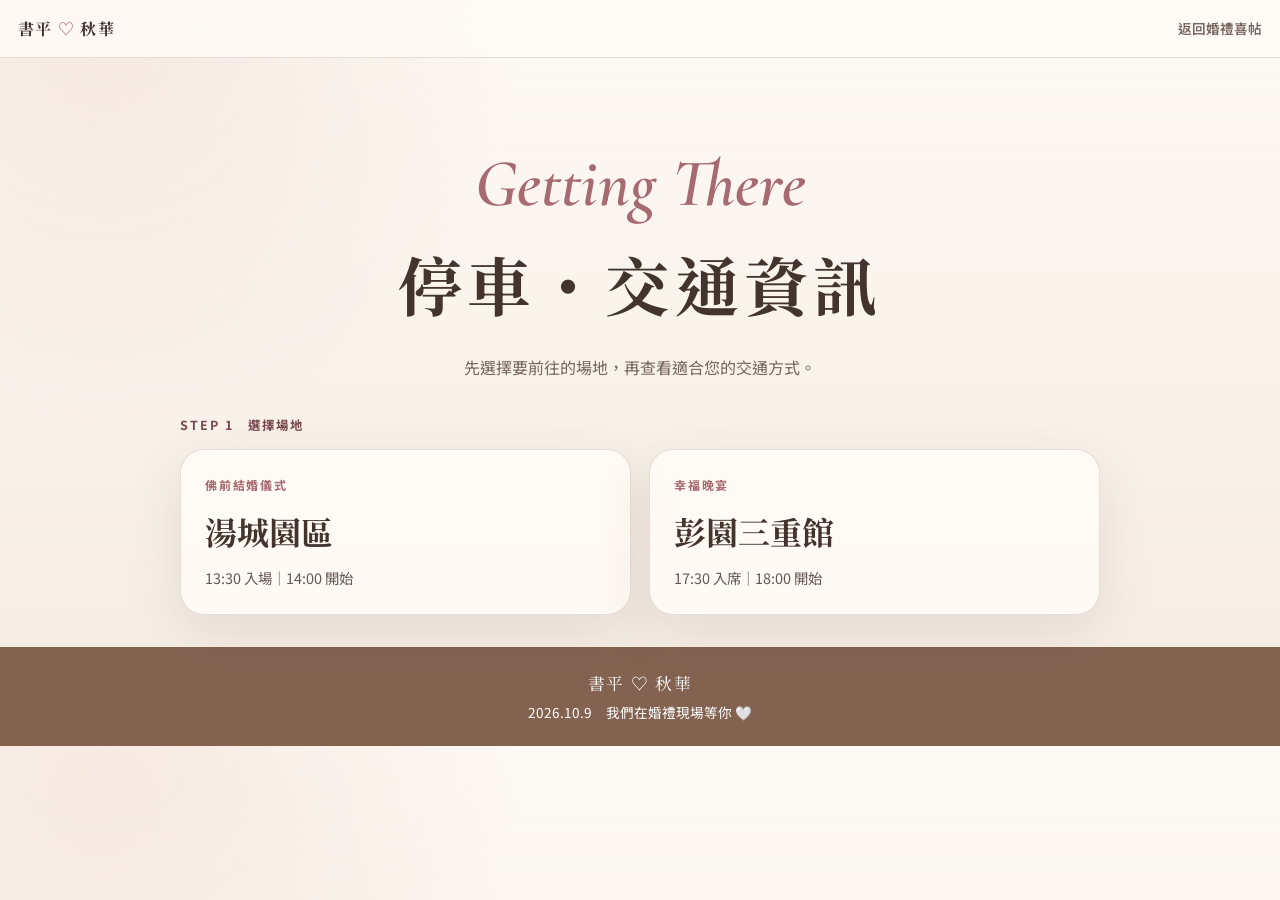
<file: traffic.html>
<!doctype html>
<html lang="zh-Hant">
<head>
  <meta charset="utf-8" />
  <meta name="viewport" content="width=device-width, initial-scale=1" />
  <meta name="description" content="書平與秋華婚禮交通、停車與即時剩餘車位資訊" />
  <meta name="robots" content="noindex, nofollow" />
  <meta name="theme-color" content="#9a705c" />
  <title>婚禮交通資訊｜書平＆秋華</title>
  <link rel="preconnect" href="https://fonts.googleapis.com" />
  <link rel="preconnect" href="https://fonts.gstatic.com" crossorigin />
  <link href="https://fonts.googleapis.com/css2?family=Cormorant+Garamond:ital,wght@1,500;1,600&family=Noto+Sans+TC:wght@400;500;600;700&family=Noto+Serif+TC:wght@500;600;700&display=swap" rel="stylesheet" />
  <style>
    :root { --ink:#44342e; --muted:#76655d; --accent:#a76a70; --accent-dark:#784a4f; --paper:#fffaf4; --line:rgba(91,67,56,.15); --shadow:0 18px 55px rgba(78,55,44,.11); }
    * { box-sizing:border-box; }
    html { scroll-behavior:smooth; }
    body { margin:0; color:var(--ink); background:radial-gradient(circle at 8% 3%,rgba(229,196,181,.3),transparent 26rem),linear-gradient(180deg,#fdf9f4,#f5ece2); font-family:"Noto Sans TC",system-ui,sans-serif; line-height:1.75; }
    a { color:inherit; text-decoration:none; }
    button { color:inherit; font:inherit; }
    [hidden] { display:none !important; }
    .topbar { position:relative; min-height:58px; padding:10px max(18px,env(safe-area-inset-left)); display:flex; align-items:center; justify-content:space-between; background:rgba(255,250,244,.9); border-bottom:1px solid var(--line); backdrop-filter:blur(16px); }
    .brand { font-family:"Noto Serif TC",serif; font-weight:700; letter-spacing:.08em; }
    .brand span { color:var(--accent); }
    .back-link { color:var(--muted); font-size:.85rem; font-weight:600; }
    .hero { width:min(920px,calc(100% - 36px)); margin:0 auto; padding:clamp(54px,9vw,92px) 0 34px; text-align:center; }
    .script { margin:0 0 4px; color:var(--accent); font:italic 600 clamp(2.3rem,7vw,4.2rem)/1 "Cormorant Garamond",serif; }
    h1,h2,h3 { font-family:"Noto Serif TC",serif; }
    h1 { margin:10px 0 14px; font-size:clamp(2.15rem,7vw,4rem); letter-spacing:.08em; }
    .hero-note { margin:0 auto; max-width:600px; color:var(--muted); }
    body.venue-selected .hero { padding:14px 0 0; text-align:left; }
    body.venue-selected .hero .script, body.venue-selected .hero .hero-note { display:none; }
    body.venue-selected .hero h1 { margin:0; font:600 1rem/1.5 "Noto Sans TC",sans-serif; color:var(--muted); letter-spacing:.04em; }
    main { width:min(920px,calc(100% - 36px)); margin:0 auto 80px; }
    .step-label { margin:0 0 12px; color:var(--accent-dark); font-size:.78rem; font-weight:700; letter-spacing:.16em; }
    .venue-buttons { display:grid; grid-template-columns:repeat(2,1fr); gap:18px; }
    .venue-button { min-height:156px; padding:24px; border:1px solid rgba(103,76,64,.16); border-radius:24px; background:rgba(255,250,244,.94); box-shadow:var(--shadow); cursor:pointer; text-align:left; transition:transform .2s ease,border-color .2s ease,background .2s ease; }
    .venue-button:hover { transform:translateY(-3px); }
    .venue-button[aria-pressed="true"] { color:#fff; background:#8e6654; border-color:#8e6654; }
    .venue-button small { display:block; margin-bottom:8px; color:var(--accent); font-size:.75rem; font-weight:700; letter-spacing:.15em; }
    .venue-button[aria-pressed="true"] small { color:#f4d6c4; }
    .venue-button strong { display:block; font-family:"Noto Serif TC",serif; font-size:clamp(1.45rem,4vw,2rem); }
    .venue-button span { display:block; margin-top:6px; font-size:.9rem; opacity:.82; }
    .transport-panel { margin-top:28px; padding:clamp(22px,4vw,38px); background:rgba(255,250,244,.94); border:1px solid var(--line); border-radius:24px; box-shadow:var(--shadow); }
    .venue-summary { display:flex; justify-content:space-between; gap:20px; align-items:end; padding-bottom:22px; border-bottom:1px solid var(--line); }
    .venue-summary .kicker { margin:0 0 4px; color:var(--accent); font-size:.72rem; font-weight:700; letter-spacing:.18em; }
    .venue-summary h2 { margin:0; font-size:clamp(1.55rem,5vw,2.35rem); }
    .venue-summary p { margin:4px 0 0; color:var(--muted); }
    .address { max-width:340px; text-align:right; font-size:.92rem; }
    .mode-buttons { display:grid; grid-template-columns:repeat(2,1fr); gap:12px; margin:22px 0 0; }
    .mode-button { min-height:58px; padding:10px 18px; border:1px solid var(--accent); border-radius:16px; background:transparent; color:var(--accent-dark); cursor:pointer; font-weight:700; }
    .mode-button[aria-pressed="true"] { color:#fff; background:var(--accent-dark); }
    .mode-content { padding-top:26px; }
    .content-heading { margin:0 0 14px; font-size:1.35rem; }
    .empty-prompt { margin:24px 0 0; color:var(--muted); text-align:center; }
    .info-list { margin:0; }
    .info-row { display:grid; grid-template-columns:42px 1fr; gap:12px; padding:16px 0; border-top:1px solid var(--line); }
    .info-row:first-child { border-top:0; padding-top:0; }
    .info-row dt { font-size:1.2rem; text-align:center; }
    .info-row dd { margin:0; color:var(--muted); }
    .info-row strong { display:block; color:var(--ink); }
    .primary-button,.outline-button { min-height:46px; padding:9px 20px; display:inline-flex; align-items:center; justify-content:center; border:1px solid var(--accent); border-radius:999px; font-weight:700; }
    .primary-button { margin-top:18px; color:#fff; background:var(--accent-dark); border-color:var(--accent-dark); }
    #venue-nav { width:100%; min-height:58px; font-size:1.05rem; }
    .change-venue { width:100%; margin-top:28px; padding:12px 18px; color:var(--muted); background:transparent; border:0; text-decoration:underline; text-underline-offset:5px; cursor:pointer; }
    .parking-heading { display:flex; justify-content:space-between; align-items:end; gap:16px; margin-bottom:14px; }
    .parking-heading h3 { margin:0; font-size:1.35rem; }
    .parking-heading p { margin:2px 0 0; color:var(--muted); font-size:.82rem; }
    .refresh-button { flex:0 0 auto; padding:7px 13px; color:var(--accent-dark); background:transparent; border:1px solid var(--accent); border-radius:999px; cursor:pointer; font-weight:700; }
    .parking-list { display:grid; gap:12px; }
    .parking-card { padding:18px 20px; display:grid; grid-template-columns:minmax(0,1fr) auto; gap:12px 18px; align-items:center; background:#fff; border:1px solid var(--line); border-radius:16px; }
    .parking-card h3 { margin:0 0 2px; font-size:1.08rem; }
    .parking-meta,.parking-note { margin:0; color:var(--muted); font-size:.86rem; }
    .parking-note { margin-top:4px; }
    .parking-actions { display:flex; align-items:center; gap:8px; }
    .parking-actions .outline-button { min-height:38px; padding:6px 13px; font-size:.82rem; }
    .availability { min-width:94px; padding:7px 10px; display:inline-flex; justify-content:center; align-items:baseline; gap:3px; border-radius:999px; color:#645b56; background:#eee8e2; font-size:.75rem; font-weight:700; white-space:nowrap; }
    .availability strong { font-size:1.05rem; }
    .availability.good { color:#2f6d50; background:#e2f1e8; }
    .availability.busy { color:#8a5b13; background:#f7ebcc; }
    .availability.full { color:#923f42; background:#f5dddd; }
    .availability.error { color:#6d635d; background:#ece7e2; }
    .availability.reference { color:#6d635d; background:#eee8e2; }
    .more-parking { margin-top:16px; border-top:1px solid var(--line); }
    .parking-heading-actions { display:flex; flex-wrap:wrap; justify-content:flex-end; gap:8px; }
    .parking-group h4 { margin:18px 0 10px; color:var(--accent-dark); font-size:1.05rem; }
    .near-parking { margin-top:22px; padding-top:4px; border-top:1px solid var(--line); }
    .secondary-button { background:#fffaf4; }
    .more-parking summary { display:none; }
    .more-parking summary { padding:16px 4px; color:var(--accent-dark); cursor:pointer; font-weight:700; text-align:center; list-style:none; }
    .more-parking summary::-webkit-details-marker { display:none; }
    .more-parking summary::after { content:' ＋'; }
    .more-parking[open] summary::after { content:' －'; }
    .live-footer { margin-top:12px; display:flex; justify-content:space-between; gap:14px; color:var(--muted); font-size:.76rem; }
    .official-link { color:var(--accent-dark); font-weight:700; }
    .tip { margin-top:20px; padding:16px 18px; background:rgba(231,216,196,.52); border-radius:14px; color:var(--muted); font-size:.88rem; }
    footer { padding:42px 20px calc(44px + env(safe-area-inset-bottom)); color:#fff; text-align:center; background:#846250; }
    footer p { margin:2px; }
    footer .names { font-family:"Noto Serif TC",serif; font-size:1.4rem; letter-spacing:.1em; }
    @media (max-width:650px) { .hero{padding-top:44px}.venue-buttons{grid-template-columns:1fr;gap:12px}.venue-button{min-height:120px;border-radius:19px}.transport-panel{padding:21px 17px;border-radius:19px}.venue-summary{display:block}.address{margin-top:10px;max-width:none;text-align:left}.parking-card{grid-template-columns:1fr}.parking-actions{justify-content:space-between}.live-footer{flex-direction:column;gap:3px} }
    @media (max-width:390px) { main,.hero{width:min(100% - 24px,920px)}.topbar{padding-inline:13px}.back-link{font-size:.78rem}.info-row{grid-template-columns:32px 1fr;gap:8px}.parking-actions{align-items:stretch;flex-direction:column} }
    .transport-panel { margin-top:14px; }
    .venue-summary { display:block; padding-bottom:14px; }
    .venue-summary h2 { font-size:clamp(1.4rem,4.8vw,2rem); line-height:1.5; }
    .address { max-width:none; text-align:left; margin-top:10px; font-size:1rem; overflow-wrap:anywhere; }
    .quick-links { display:grid; grid-template-columns:1fr 1fr; gap:10px; margin-top:12px; }
    .quick-links a { display:flex; justify-content:center; align-items:center; min-height:48px; padding:10px 4px; border:1px solid var(--accent); border-radius:12px; color:var(--accent-dark); font-weight:700; font-size:.95rem; }
    a:focus-visible,button:focus-visible { outline:3px solid #66503d; outline-offset:4px; }
    .travel-section { scroll-margin-top:16px; }
    .travel-section + .travel-section { border-top:1px solid var(--line); margin-top:24px; padding-top:24px; }
    .parking-card { grid-template-columns:1fr; padding:16px; }
    .parking-actions { justify-content:space-between; flex-wrap:wrap; }
    .parking-actions .outline-button,.refresh-button { min-height:44px; }
    .parking-meta,.parking-note,.parking-heading p,.tip { font-size:1rem; }
    .availability { white-space:normal; }
    .parking-heading { flex-wrap:wrap; align-items:center; }
    .parking-heading > div { flex:1 1 230px; }
    main { margin-bottom:32px; }
    footer { padding:20px 16px calc(20px + env(safe-area-inset-bottom)); font-size:.85rem; }
    footer .names { font-size:1.05rem; }
    @media (max-width:390px) { .parking-actions{flex-direction:row;align-items:center}.quick-links a{font-size:.88rem} }
    @media (prefers-reduced-motion:reduce) { html{scroll-behavior:auto}*{transition-duration:.01ms!important} }
  </style>
</head>
<body>
  <header class="topbar"><a class="brand" href="index.html">書平 <span>♡</span> 秋華</a><a class="back-link" href="index.html">返回婚禮喜帖</a></header>
  <section class="hero"><p class="script">Getting There</p><h1>停車・交通資訊</h1><p class="hero-note">先選擇要前往的場地，再查看適合您的交通方式。</p></section>
  <main>
    <p class="step-label" id="venue-step">STEP 1　選擇場地</p>
    <section class="venue-buttons" id="venue-picker" aria-label="選擇婚禮場地">
      <button class="venue-button" type="button" data-venue="tangcheng" aria-pressed="false"><small>佛前結婚儀式</small><strong>湯城園區</strong><span>13:30 入場｜14:00 開始</span></button>
      <button class="venue-button" type="button" data-venue="pengyuan" aria-pressed="false"><small>幸福晚宴</small><strong>彭園三重館</strong><span>17:30 入席｜18:00 開始</span></button>
    </section>
    <section class="transport-panel" id="transport-panel" aria-live="polite" hidden>
      <div class="venue-summary"><div><p class="kicker" id="venue-kicker"></p><h2 id="venue-title"></h2><p id="venue-time"></p></div><div class="address"><p id="venue-address"></p><p id="venue-floor"></p></div></div>
      <a class="primary-button" id="venue-nav" target="_blank" rel="noopener">開啟導航 ↗</a>
      <nav class="quick-links" aria-label="快速查看交通方式"><a href="#drive-info">🚗 開車／停車 ↓</a><a href="#transit-info">🚇 捷運／公車 ↓</a></nav>
      <div class="mode-content" id="mode-content"></div>
      <button class="change-venue" id="change-venue" type="button">查看另一個場地的交通資訊</button>
    </section>
  </main>

  <template id="tangcheng-transit"><h3 class="content-heading">大眾運輸</h3><dl class="info-list"><div class="info-row"><dt>🚇</dt><dd><strong>搭乘捷運</strong>先嗇宮站 1 號出口，出站右轉，步行約 5 分鐘抵達湯城園區。</dd></div><div class="info-row"><dt>🚌</dt><dd><strong>搭乘公車</strong>636、801、857 等路線，於「中興街口」站下車。</dd></div></dl></template>
  <template id="pengyuan-transit"><h3 class="content-heading">大眾運輸</h3><dl class="info-list"><div class="info-row"><dt>🚇</dt><dd><strong>搭乘捷運</strong>三重國小站，出站右轉，步行約 3 分鐘抵達介壽廣場。</dd></div><div class="info-row"><dt>🚌</dt><dd><strong>搭乘公車</strong>857、39、62、忠孝幹線等路線，於「龍門路口」或「介壽廣場」站下車。</dd></div></dl></template>
  <template id="tangcheng-drive">
    <div class="parking-heading"><div><h3>🚗 開車前往</h3><p>湯城園區內設有停車場，可直接駛入停車。</p></div></div>
    <aside class="tip">抵達園區後，請依現場指示前往停車區；車位與費率以現場公告為準。</aside>
  </template>
  <template id="pengyuan-drive">
    <div class="parking-heading"><div><h3>🚗 停車建議</h3><p>先看車位較多的停車場；想停近一點，也有附近選項可參考。</p></div><button class="refresh-button" id="refresh-parking" type="button">更新車位 ↻</button></div>
    <section class="parking-group"><h4>車位較多｜可查看即時車位</h4><div class="parking-list">
      <article class="parking-card" data-live-parking="三重區光榮國小地下停車場"><div><h3>光榮國小地下停車場</h3><p class="parking-meta">介壽路32號・步行約 8～10 分鐘</p><p class="parking-note">汽車約 30 元／小時・約 575 格車位。</p></div><div class="parking-actions"><span class="availability">查詢中⋯</span><a class="outline-button" target="_blank" rel="noopener" href="https://www.google.com/maps/search/?api=1&amp;query=%E6%96%B0%E5%8C%97%E5%B8%82%E4%B8%89%E9%87%8D%E5%8D%80%E4%BB%8B%E5%A3%BD%E8%B7%AF32%E8%99%9F">導航到停車場 ↗</a></div></article>
      <article class="parking-card" data-live-parking="龍門公園地下停車場"><div><h3>龍門公園地下停車場</h3><p class="parking-meta">公園街32號・步行約 9 分鐘</p><p class="parking-note">20 元／小時・約 427 格車位。</p></div><div class="parking-actions"><span class="availability">查詢中⋯</span><a class="outline-button" target="_blank" rel="noopener" href="https://www.google.com/maps/search/?api=1&amp;query=%E9%BE%8D%E9%96%80%E5%85%AC%E5%9C%92%E5%9C%B0%E4%B8%8B%E5%81%9C%E8%BB%8A%E5%A0%B4">導航到停車場 ↗</a></div></article>
    </div></section>
    <section class="parking-group near-parking"><h4>距離較近｜但車位有限</h4><div class="parking-list">
      <article class="parking-card"><div><h3>彭園特約停車場</h3><p class="parking-meta">正義北路319號旁車道進入・距離最近</p><p class="parking-note">約 80 元／小時；彭園賓客可能享 3 小時免費，請依當日館方公告。</p></div><div class="parking-actions"><span class="availability reference">車位有限</span><a class="outline-button" target="_blank" rel="noopener" href="https://www.google.com/maps/search/?api=1&amp;query=%E5%BD%AD%E5%9C%92%E7%89%B9%E7%B4%84%E5%81%9C%E8%BB%8A%E5%A0%B4%E6%AD%A3%E7%BE%A9%E5%8C%97%E8%B7%AF319%E8%99%9F">導航到停車場 ↗</a></div></article>
      <article class="parking-card"><div><h3>華南銀行地下停車場</h3><p class="parking-meta">龍門路1號・彭園對面</p><p class="parking-note">距離較近；費率與車型限制請依現場公告。</p></div><div class="parking-actions"><span class="availability reference">車位有限</span><a class="outline-button" target="_blank" rel="noopener" href="https://www.google.com/maps/search/?api=1&amp;query=%E6%96%B0%E5%8C%97%E5%B8%82%E4%B8%89%E9%87%8D%E5%8D%80%E9%BE%8D%E9%96%80%E8%B7%AF1%E8%99%9F">導航到停車場 ↗</a></div></article>
    </div></section>
    <div class="live-footer"><span id="last-updated">正在連線新北市停車資料⋯</span><a class="official-link" href="https://www.parkinginfo.ntpc.gov.tw/" target="_blank" rel="noopener">查看新北市完整停車資訊 ↗</a></div>
    <aside class="tip">💡 建議優先查看上方即時車位；彭園與華南距離近，但車位有限。2026.10.9 為國慶日補假，費率可能依國定假日計算，請以現場公告為準。</aside>
  </template>
  <footer><p class="names">書平 ♡ 秋華</p><p>2026.10.9　我們在婚禮現場等你 🤍</p></footer>
  <script>
    const VENUES={tangcheng:{kicker:'CEREMONY · 佛前結婚儀式',title:'創價學會三重會館',time:'2026.10.9　13:30 入場｜14:00 開始',address:'📍 湯城園區 3樓之1｜新北市三重區重新路五段609巷2號',nav:'https://www.google.com/maps/search/?api=1&query=%E6%96%B0%E5%8C%97%E5%B8%82%E4%B8%89%E9%87%8D%E5%8D%80%E9%87%8D%E6%96%B0%E8%B7%AF%E4%BA%94%E6%AE%B5609%E5%B7%B72%E8%99%9F'},pengyuan:{kicker:'RECEPTION · 幸福晚宴',title:'彭園三重館｜國際宴會 A 廳',time:'2026.10.9　17:30 入席｜18:00 開始',address:'📍 介壽廣場 4樓｜新北市三重區龍門路6號',nav:'https://www.google.com/maps/search/?api=1&query=%E5%BD%AD%E5%9C%92%E4%B8%89%E9%87%8D%E9%A4%A8'}};
    const PARKING_CACHE_API='https://shuping-wedding-parking.a1030788.workers.dev/parking';
    const LIVE_PARKS={'三重區光榮國小地下停車場':'020206','三重區厚德國小地下停車場':'020058','三重區忠孝自強平面停車場':'020072','龍門公園地下停車場':'020016'};
    const panel=document.querySelector('#transport-panel'),content=document.querySelector('#mode-content'),venueStep=document.querySelector('#venue-step'),venuePicker=document.querySelector('#venue-picker'); let selectedVenue='';
    function selectVenue(venueKey,{scroll=true}={}){
      if(!VENUES[venueKey])return;
      selectedVenue=venueKey;
      document.body.classList.add('venue-selected');
      venueStep.hidden=true;venuePicker.hidden=true;
      document.querySelectorAll('[data-venue]').forEach(item=>item.setAttribute('aria-pressed',String(item.dataset.venue===venueKey)));
      const venue=VENUES[venueKey],tangcheng=venueKey==='tangcheng';
      document.querySelector('#venue-kicker').textContent=tangcheng?'佛前結婚儀式':'幸福晚宴';
      document.querySelector('#venue-title').textContent=tangcheng?'創價學會三重會館':'彭園三重館';
      document.querySelector('#venue-time').textContent=venue.time;
      document.querySelector('#venue-address').textContent=tangcheng?'新北市三重區重新路五段609巷2號':'新北市三重區龍門路6號';
      document.querySelector('#venue-floor').textContent=tangcheng?'湯城園區｜3樓之1':'介壽廣場 4樓｜國際宴會 A 廳';
      const nav=document.querySelector('#venue-nav');
      nav.href=venue.nav;nav.textContent=tangcheng?'導航到會館 ↗':'導航到彭園 ↗';
      content.replaceChildren();
      for(const mode of ['transit','drive']){
        const section=document.createElement('section');
        section.id=mode+'-info';section.className='travel-section';section.tabIndex=-1;
        section.setAttribute('aria-label',mode==='drive'?'開車與停車':'捷運與公車');
        section.append(document.querySelector('#'+venueKey+'-'+mode).content.cloneNode(true));
        content.append(section);
      }
      document.querySelector('#change-venue').textContent=tangcheng?'查看晚宴｜彭園交通 →':'查看儀式｜三重會館交通 →';
      panel.hidden=false;
      if(!tangcheng)updateParking();
      if(scroll)window.scrollTo({top:0,behavior:'auto'});
    }
    function resetVenue(){selectedVenue='';document.body.classList.remove('venue-selected');panel.hidden=true;venueStep.hidden=false;venuePicker.hidden=false;document.querySelectorAll('[data-venue]').forEach(item=>item.setAttribute('aria-pressed','false'));const url=new URL(location.href);url.searchParams.delete('venue');url.searchParams.delete('mode');history.replaceState(null,'',url);venuePicker.scrollIntoView({behavior:'smooth',block:'center'});}
    function updateUrl(venueKey){const url=new URL(location.href);url.searchParams.set('venue',venueKey);url.searchParams.delete('mode');url.hash='';history.replaceState(null,'',url);}
    document.querySelectorAll('[data-venue]').forEach(button=>button.addEventListener('click',()=>{selectVenue(button.dataset.venue);updateUrl(button.dataset.venue);}));
    document.querySelector('#change-venue').addEventListener('click',()=>{const venue=selectedVenue==='tangcheng'?'pengyuan':'tangcheng';selectVenue(venue);updateUrl(venue);});
    function setAvailability(card,value,message){const badge=card.querySelector('.availability');badge.className='availability';if(message){badge.textContent=message;badge.classList.add('error');return}if(value<=0){badge.textContent='目前已滿';badge.classList.add('full')}else{badge.innerHTML=`尚有 <strong>${value}</strong> 格`;badge.classList.add(value<=20?'busy':'good')}}
    const STALE_AFTER_MS=15*60*1000;
    let lastParkingCache=null;
    function renderParking(cache,updatedLabel){
      const stamp=new Date(cache.updatedAt).getTime();
      const stale=!Number.isFinite(stamp)||Date.now()-stamp>STALE_AFTER_MS||stamp>Date.now()+60000;
      content.querySelectorAll('[data-live-parking]').forEach(card=>{
        const raw=cache.parks?.[LIVE_PARKS[card.dataset.liveParking]];
        if(stale){setAvailability(card,null,'資料較舊，請查官方資訊');return;}
        if(raw===null||raw===undefined||String(raw).trim()===''||!Number.isInteger(Number(raw))||Number(raw)<0){
          setAvailability(card,null,'未提供即時車位');return;
        }
        setAvailability(card,Number(raw));
      });
      const time=Number.isFinite(stamp)?new Intl.DateTimeFormat('zh-TW',{timeZone:'Asia/Taipei',month:'numeric',day:'numeric',hour:'2-digit',minute:'2-digit'}).format(new Date(stamp)):'時間不明';
      updatedLabel.textContent='車位資料時間：'+time+(stale?'｜資料較舊，請查看官方停車資訊。':'｜頁面每分鐘檢查更新，來源資料可能延遲。');
    }
    async function updateParking(){
      const refreshButton=content.querySelector('#refresh-parking'),updatedLabel=content.querySelector('#last-updated');
      if(!refreshButton||refreshButton.disabled)return;
      refreshButton.disabled=true;refreshButton.textContent='更新中⋯';
      try{
        const response=await fetch(PARKING_CACHE_API+'?t='+Date.now(),{cache:'no-store',signal:AbortSignal.timeout(12000)});
        if(!response.ok)throw new Error('HTTP '+response.status);
        const cache=await response.json();
        if(cache.error||!cache.parks)throw new Error('Parking data unavailable');
        if(!updatedLabel.isConnected)return;
        lastParkingCache=cache;
        renderParking(cache,updatedLabel);
      }catch(error){
        if(!updatedLabel.isConnected)return;
        lastParkingCache=null;
        content.querySelectorAll('[data-live-parking]').forEach(card=>setAvailability(card,null,'暫時無法更新'));
        updatedLabel.textContent='車位更新失敗，請稍後重試或查看官方停車資訊。';
      }finally{refreshButton.disabled=false;refreshButton.textContent='更新車位 ↻';}
    }
    content.addEventListener('click',event=>{if(event.target.closest('#refresh-parking'))updateParking()});
    setInterval(()=>{
      if(selectedVenue==='pengyuan'&&!document.hidden){
        const label=content.querySelector('#last-updated');
        if(lastParkingCache&&label)renderParking(lastParkingCache,label);
        updateParking();
      }
    },60000);
    document.addEventListener('visibilitychange',()=>{
      if(!document.hidden&&selectedVenue==='pengyuan'){
        const label=content.querySelector('#last-updated');
        if(lastParkingCache&&label)renderParking(lastParkingCache,label);
        updateParking();
      }
    });
    const initialVenue=new URLSearchParams(location.search).get('venue');
    if(VENUES[initialVenue])selectVenue(initialVenue,{scroll:false});
  </script>
</body>
</html>
</file>
<file: assets/style.css>
:root {
  --ink: #3f3034;
  --muted: #78686d;
  --rose: #913e52;
  --rose-deep: #6d293b;
  --wood: #765a48;
  --wood-deep: #5a4034;
  --wood-accent: #e0bd92;
  --blush: #ead4da;
  --paper: #fffaf7;
  --blue: #cdd9e8;
  --blue-deep: #95abc7;
  --line: rgba(86, 54, 63, .17);
  --serif: "Noto Serif TC", serif;
  --script: "Cormorant Garamond", serif;
}

* { box-sizing: border-box; }
html { scroll-behavior: smooth; }
body {
  margin: 0;
  color: var(--ink);
  background: #ded5d7;
  font-family: "Noto Sans TC", system-ui, sans-serif;
  font-size: 16px;
  line-height: 1.75;
}
body.locked { overflow: hidden; }
button, a { font: inherit; }
button { color: inherit; }
a { color: inherit; text-decoration: none; }
img { display: block; max-width: 100%; }

.site-shell {
  width: min(100%, 560px);
  margin: 0 auto;
  overflow: hidden;
  background: var(--paper);
  box-shadow: 0 0 80px rgba(55, 35, 41, .2);
}

.opening {
  min-height: 100svh;
  position: relative;
  display: flex;
  flex-direction: column;
  align-items: center;
  justify-content: center;
  isolation: isolate;
  overflow: hidden;
  color: white;
  text-align: center;
}
.opening-photo { position: absolute; inset: 0; z-index: -3; width: 100%; height: 100%; object-fit: cover; object-position: 51% center; }
.opening-wash {
  position: absolute;
  inset: 0;
  z-index: -2;
  background: linear-gradient(180deg, rgba(53, 50, 68, .18), rgba(57, 40, 48, .05) 36%, rgba(55, 32, 39, .52));
}
.opening-title { position: absolute; top: clamp(42px, 8vh, 84px); width: 100%; padding: 0 24px; text-shadow: 0 2px 24px rgba(40, 24, 31, .3); }
.opening-title p { margin: 0; font-family: var(--script); font-size: clamp(2.65rem, 11vw, 4.2rem); font-style: italic; line-height: 1; }
.opening-title h1 { margin: 6px 0 2px; font-family: var(--serif); font-size: clamp(1.6rem, 6.8vw, 2.35rem); letter-spacing: .15em; }
.opening-title h1 span { color: #ffdbe4; }
.opening-title small { letter-spacing: .24em; font-weight: 600; }

.invitation-card {
  position: absolute;
  bottom: clamp(44px, 8vh, 90px);
  width: min(82%, 390px);
  min-height: 238px;
  padding: 34px 24px 26px;
  border: 1px solid rgba(255,255,255,.8);
  border-radius: 2px;
  color: var(--ink);
  background: rgba(255, 250, 247, .93);
  box-shadow: 0 24px 70px rgba(44, 24, 32, .28);
  cursor: pointer;
  transition: transform .35s ease, box-shadow .35s ease, opacity .55s ease;
}
.invitation-card::before, .invitation-card::after { content: ""; position: absolute; left: 14px; right: 14px; height: 1px; background: var(--line); }
.invitation-card::before { top: 14px; }
.invitation-card::after { bottom: 14px; }
.invitation-card:hover { transform: translateY(-6px) rotate(-.5deg); box-shadow: 0 32px 80px rgba(44, 24, 32, .35); }
.card-kicker { display: block; color: var(--rose); font-size: .72rem; font-weight: 700; letter-spacing: .25em; }
.invitation-card strong { display: block; margin: 12px 0 14px; font-family: var(--serif); font-size: 2rem; line-height: 1.45; letter-spacing: .16em; }
.card-monogram { display: grid; place-items: center; width: 50px; height: 50px; margin: 0 auto 13px; border-radius: 50%; color: white; background: var(--rose); font-family: var(--serif); font-size: .75rem; letter-spacing: .08em; box-shadow: 0 5px 15px rgba(108, 38, 56, .28); }
.card-monogram span { margin: 0 2px; color: #ffdce4; }
.card-action { font-size: .8rem; color: var(--muted); letter-spacing: .08em; }
.opening.opened .invitation-card { transform: translateY(-18px) scale(.96); opacity: 0; pointer-events: none; }

.paper-section { position: relative; padding: 82px 28px; background-color: var(--paper); background-image: radial-gradient(rgba(109, 41, 59, .04) .7px, transparent .7px); background-size: 7px 7px; }
.paper-heading { text-align: center; }
.script { margin: 0; color: var(--rose); font-family: var(--script); font-size: 2rem; font-style: italic; line-height: 1.1; }
.paper-heading h2, .invitation-copy h2, .memory-collage h2 { margin: 10px 0; font-family: var(--serif); font-size: clamp(1.9rem, 8vw, 2.7rem); letter-spacing: .09em; line-height: 1.45; }
.paper-heading h2 span { color: var(--rose); }
.date-line { margin: 0; color: var(--muted); font-family: var(--script); font-size: .9rem; letter-spacing: .22em; }

.hero-polaroid { margin: 34px auto -1px; padding: 12px 12px 20px; background: white; border: 1px solid var(--line); box-shadow: 0 18px 40px rgba(61, 42, 48, .12); transform: rotate(-1.3deg); }
.hero-polaroid img { width: 100%; aspect-ratio: 4 / 5; object-fit: cover; object-position: center 42%; }
.hero-polaroid p { margin: 14px 0 0; text-align: center; font-family: var(--serif); letter-spacing: .12em; }

.countdown {
  margin: 48px -28px -82px;
  padding: 30px 22px 34px;
  color: white;
  text-align: center;
  background-color: var(--wood);
  background-image:
    linear-gradient(145deg, rgba(111, 78, 60, .50), rgba(78, 54, 45, .62)),
    url("walnut-cocoa-texture.webp");
  background-position: center;
  background-size: cover;
}
.countdown > p { margin: 0 0 14px; font-family: var(--serif); letter-spacing: .12em; }
.countdown > div { display: flex; justify-content: center; align-items: flex-start; gap: 13px; }
.countdown span { min-width: 66px; display: flex; flex-direction: column; }
.countdown strong { font-family: var(--script); font-size: 2.55rem; line-height: 1; font-variant-numeric: tabular-nums; }
.countdown small { margin-top: 6px; font-size: .62rem; letter-spacing: .13em; opacity: .72; }
.countdown i { font-family: var(--script); font-size: 2.2rem; font-style: normal; line-height: 1; opacity: .55; }

.blue-section { background: var(--blue); }
.scrapbook { min-height: 1040px; position: relative; padding: 70px 25px; overflow: hidden; }
.scrapbook::before { content: ""; position: absolute; width: 290px; height: 290px; top: -155px; right: -145px; border: 1px solid rgba(255,255,255,.55); border-radius: 50%; box-shadow: 0 0 0 24px rgba(255,255,255,.08); }
.postcard { position: absolute; padding: 8px 8px 27px; background: white; box-shadow: 0 16px 32px rgba(52, 58, 73, .18); }
.postcard img { width: 100%; height: 100%; object-fit: cover; }
.postcard::before { content: ""; position: absolute; z-index: 2; width: 68px; height: 20px; top: -8px; left: 50%; transform: translateX(-50%) rotate(-3deg); background: rgba(255, 238, 214, .82); box-shadow: 0 1px 2px rgba(80,60,50,.1); }
.postcard-main { top: 84px; left: 28px; width: 58%; height: 340px; transform: rotate(-3.5deg); }
.postcard-small { top: 125px; right: 24px; width: 37%; height: 205px; transform: rotate(5deg); }
.postcard-side { z-index: 4; right: 22px; bottom: 66px; width: 44%; height: 245px; transform: rotate(3deg); }
.note-card { position: absolute; z-index: 3; left: 45px; right: 45px; top: 410px; padding: 32px 28px 34px; background: rgba(255,250,247,.96); box-shadow: 0 20px 45px rgba(51,58,76,.18); transform: rotate(-1deg); }
.note-card::after { content: ""; position: absolute; width: 82px; height: 24px; right: -24px; bottom: 20px; transform: rotate(-36deg); background: rgba(255,231,196,.85); }
.note-card .script { font-size: 1.65rem; }
.note-card h2 { margin: 8px 0 13px; font-family: var(--serif); font-size: 1.65rem; }
.note-card p { margin: 0; color: var(--muted); }
.note-card > span { display: block; margin-top: 18px; color: var(--rose); font-size: .65rem; font-weight: 700; letter-spacing: .17em; }

.invitation-copy { text-align: center; }
.invitation-copy > p:not(.script) { color: var(--muted); }
.tiny-flowers { margin-bottom: 26px; color: #d49aaa; letter-spacing: .6em; }
.signature { margin-top: 30px; color: var(--rose); font-family: var(--serif); font-size: 1.2rem; letter-spacing: .18em; }
.signature span { margin: 0 9px; }

.rose-section {
  padding: 82px 24px;
  color: white;
  background-color: var(--wood);
  background-image:
    linear-gradient(145deg, rgba(111, 78, 60, .50), rgba(78, 54, 45, .62)),
    url("walnut-cocoa-texture.webp");
  background-position: center;
  background-size: cover;
}
.section-label { margin: 0 0 8px; font-size: .72rem; font-weight: 700; letter-spacing: .24em; }
.rose-section > h2, .line-card h2 { margin: 0 0 8px; font-family: var(--serif); font-size: 2.3rem; letter-spacing: .08em; }
.section-intro { margin: 0 0 32px; color: rgba(255,255,255,.72); }
.event-ticket { position: relative; margin: 18px 0; padding: 31px 25px 27px; overflow: hidden; color: var(--ink); background: var(--paper); box-shadow: 0 18px 38px rgba(31, 14, 21, .2); }
.event-ticket::after { content: ""; position: absolute; top: 0; bottom: 0; left: 11px; border-left: 1px dashed rgba(108,41,59,.2); }
.ticket-number { position: absolute; top: 16px; right: 20px; color: rgba(145,62,82,.15); font-family: var(--script); font-size: 4rem; line-height: 1; }
.event-ticket > p { margin: 0; color: var(--rose); font-size: .78rem; font-weight: 700; letter-spacing: .15em; }
.event-ticket h3 { position: relative; margin: 7px 0 16px; padding-right: 45px; font-family: var(--serif); font-size: 1.5rem; }
.ticket-date {
  margin: -5px 0 10px;
  color: var(--rose);
  font-family: var(--script);
  font-size: 1.05rem;
  font-weight: 600;
  letter-spacing: .14em;
}
.ticket-time { margin-bottom: 13px; color: var(--muted); font-size: .9rem; }
.ticket-time strong { color: var(--ink); font-size: 1.05rem; }
address { min-height: 62px; color: var(--muted); font-size: .9rem; font-style: normal; }
.ticket-actions { display: flex; gap: 11px; margin-top: 17px; }
.ticket-actions a, .ticket-actions button { flex: 1; min-height: 42px; display: grid; place-items: center; border: 1px solid var(--rose); border-radius: 99px; color: var(--rose); background: transparent; font-weight: 700; cursor: pointer; }
.warm-note { margin-top: 27px; padding: 18px 20px; border: 1px solid rgba(255,255,255,.25); color: rgba(255,255,255,.78); font-size: .88rem; }

.memory-collage { padding-left: 24px; padding-right: 24px; text-align: center; }
.film-strip { display: grid; grid-template-columns: repeat(3, 1fr); gap: 7px; margin: 34px -4px 28px; padding: 10px; background: #2f292b; box-shadow: 0 18px 38px rgba(52, 34, 40, .18); transform: rotate(.8deg); }
.film-strip img { width: 100%; aspect-ratio: 3 / 4; object-fit: cover; }
.film-strip img:nth-child(2) { object-position: 46% center; }
.memory-copy { max-width: 400px; margin: 0 auto; color: var(--muted); }
.memory-copy strong { display: block; margin-top: 26px; color: var(--rose); font-family: var(--script); font-size: 2.7rem; font-style: italic; line-height: 1; }
.memory-copy span { display: block; margin-top: 8px; color: var(--ink); font-size: .78rem; letter-spacing: .22em; }

.line-section { min-height: 780px; position: relative; display: flex; align-items: flex-end; isolation: isolate; padding: 36px 24px 50px; overflow: hidden; color: white; }
.line-section > img { position: absolute; z-index: -3; inset: 0; width: 100%; height: 100%; object-fit: cover; object-position: center; }
.line-overlay { position: absolute; z-index: -2; inset: 0; background: linear-gradient(180deg, rgba(39,41,52,.05) 35%, rgba(91,64,52,.82) 100%); }
.line-card {
  position: relative;
  isolation: isolate;
  width: 100%;
  padding: 31px 26px;
  overflow: hidden;
  background: rgba(94, 68, 57, .86);
  border: 1px solid rgba(255,255,255,.28);
  backdrop-filter: blur(10px);
}
.line-card::before {
  content: "";
  position: absolute;
  z-index: 0;
  inset: 0;
  background: url("walnut-cocoa-texture.webp") center / cover no-repeat;
  opacity: .10;
  pointer-events: none;
}
.line-card > * {
  position: relative;
  z-index: 1;
}
.line-card > p:not(.section-label) { color: rgba(255,255,255,.78); }
.line-button { min-height: 52px; margin-top: 8px; display: flex; align-items: center; justify-content: center; border-radius: 99px; color: var(--rose-deep); background: white; font-weight: 700; box-shadow: 0 13px 32px rgba(27,13,17,.25); }

footer {
  padding: 74px 24px 96px;
  text-align: center;
  color: white;
  background-color: var(--wood-deep);
  background-image:
    linear-gradient(145deg, rgba(111, 78, 60, .54), rgba(78, 54, 45, .68)),
    url("walnut-cocoa-texture.webp");
  background-position: center;
  background-size: cover;
}
footer .script { color: #e6afbc; }
footer h2 { margin: 12px 0 7px; font-family: var(--serif); font-size: 2rem; letter-spacing: .1em; }
footer h2 span { color: #efbdc8; }
footer > p:not(.script) { color: rgba(255,255,255,.68); font-size: .85rem; }
footer a { display: inline-block; margin-top: 30px; padding-bottom: 2px; border-bottom: 1px solid rgba(255,255,255,.4); font-size: .78rem; }

.floating-line { position: fixed; z-index: 20; right: max(14px, calc((100vw - 560px) / 2 + 14px)); bottom: 16px; min-height: 46px; padding: 10px 18px; border: 0; border-radius: 99px; color: white; background: #2cab55; box-shadow: 0 10px 28px rgba(21, 72, 37, .28); font-weight: 700; cursor: pointer; }
.toast { position: fixed; z-index: 30; left: 50%; bottom: 24px; max-width: calc(100vw - 36px); padding: 11px 18px; border-radius: 99px; color: white; background: #33282b; opacity: 0; pointer-events: none; transform: translate(-50%, 15px); transition: .25s ease; }
.toast.show { opacity: 1; transform: translate(-50%, 0); }

.reveal { opacity: 0; transform: translateY(24px); transition: opacity .8s ease, transform .8s ease; }
.reveal.visible { opacity: 1; transform: translateY(0); }
.postcard.reveal { transform: translateY(24px) rotate(var(--tilt, 0deg)); }
.postcard.reveal.visible { transform: translateY(0) rotate(var(--tilt, 0deg)); }
.postcard-main { --tilt: -3.5deg; }
.postcard-small { --tilt: 5deg; }
.postcard-side { --tilt: 3deg; }

@media (min-width: 700px) {
  body { padding: 28px 0; background-image: radial-gradient(rgba(104,75,84,.14) 1px, transparent 1px); background-size: 18px 18px; }
  .site-shell { border-radius: 3px; }
  .opening { min-height: min(900px, calc(100svh - 56px)); }
}

@media (max-width: 380px) {
  .invitation-card { min-height: 222px; }
  .scrapbook { min-height: 1040px; }
  .note-card { left: 30px; right: 30px; }
  .ticket-actions { flex-direction: column; }
}

@media (prefers-reduced-motion: reduce) {
  html { scroll-behavior: auto; }
  *, *::before, *::after { animation-duration: .01ms !important; transition-duration: .01ms !important; }
  .reveal { opacity: 1; transform: none; }
}
</file>
<file: assets/opening-envelope.css>
/* Wedding opening scene: wax-sealed envelope + photo-first reveal */
.opening {
  min-height: 100svh;
  background: #5e5150;
}

.opening-photo {
  object-position: 51% center;
  transform: scale(1.015);
}

.opening-wash {
  background:
    linear-gradient(180deg, rgba(35,31,37,.24) 0%, rgba(35,28,31,.05) 34%, rgba(42,29,31,.34) 72%, rgba(31,22,24,.62) 100%),
    linear-gradient(90deg, rgba(41,30,32,.08), transparent 30%, transparent 70%, rgba(41,30,32,.08));
}

.opening-title {
  z-index: 20;
  top: clamp(28px, 5.4vh, 58px);
  padding: 0 22px;
  text-shadow:
    0 2px 10px rgba(24,34,46,.30),
    0 1px 2px rgba(18,24,32,.20);
  pointer-events: none;
  transition: opacity .7s ease, transform .7s ease;
}

.opening-title .opening-eyebrow {
  margin: 0 0 7px;
  font-family: var(--serif);
  font-size: clamp(1.18rem, 4.7vw, 1.32rem);
  font-weight: 500;
  letter-spacing: .12em;
  opacity: .96;
}

.opening-title h1 {
  margin: 0;
  font-family: var(--serif);
  font-size: clamp(2.75rem, 11.5vw, 3.25rem);
  font-weight: 600;
  letter-spacing: .07em;
  line-height: 1.14;
}

.opening-title .opening-names {
  margin: 11px 0 0;
  font-family: var(--serif);
  font-size: clamp(1.55rem, 6.4vw, 1.82rem);
  font-weight: 600;
  letter-spacing: .08em;
}

.opening-title .opening-names span {
  color: #f7d9c2;
  margin: 0 .15em;
}

.opening-title small {
  display: block;
  margin-top: 8px;
  font-family: var(--script);
  font-size: clamp(1.35rem, 5.5vw, 1.55rem);
  font-weight: 600;
  letter-spacing: .1em;
  opacity: .98;
}

.envelope-stage {
  position: absolute;
  z-index: 10;
  inset: 0;
  width: 100%;
  height: 100%;
  padding: 0;
  border: 0;
  outline: 0;
  background: transparent;
  cursor: pointer;
  -webkit-tap-highlight-color: transparent;
  touch-action: manipulation;
}

.envelope-stage:focus-visible .wax-seal {
  outline: 3px solid rgba(255,255,255,.9);
  outline-offset: 6px;
}

.envelope-scene {
  position: absolute;
  left: 50%;
  bottom: clamp(34px, 5.5vh, 62px);
  width: min(98%, 530px);
  height: min(63vh, 550px);
  min-height: 430px;
  transform: translateX(-50%);
  perspective: 1200px;
}

.envelope-shadow {
  position: absolute;
  z-index: 1;
  left: 50%;
  bottom: 1px;
  width: min(76vw, 350px);
  height: 42px;
  border-radius: 50%;
  background: rgba(28,18,19,.32);
  filter: blur(18px);
  transform: translateX(-50%);
  transition: transform 1.3s cubic-bezier(.2,.8,.2,1), opacity 1.3s ease;
}

.envelope-back-layer,
.envelope-front-layer {
  position: absolute;
  left: 50%;
  bottom: 30px;
  width: min(84vw, 378px);
  aspect-ratio: 1.62 / 1;
  transform: translateX(-50%);
}

.envelope-back-layer {
  z-index: 4;
  filter: drop-shadow(0 20px 25px rgba(35,22,24,.16));
}

.envelope-front-layer {
  z-index: 10;
  pointer-events: none;
}

.envelope-back,
.envelope-front,
.envelope-flap {
  position: absolute;
  inset: 0;
}

.envelope-back {
  z-index: 1;
  border: 1px solid rgba(112,91,78,.15);
  border-radius: 3px;
  background:
    radial-gradient(circle at 22% 14%, rgba(255,255,255,.75), transparent 28%),
    linear-gradient(145deg, #f8f2e9, #eee3d7);
  box-shadow: inset 0 0 0 1px rgba(255,255,255,.38);
}

.envelope-flap {
  z-index: 2;
  height: 58%;
  border-radius: 3px 3px 0 0;
  background:
    radial-gradient(circle at 48% 6%, rgba(255,255,255,.68), transparent 31%),
    linear-gradient(165deg, #fffaf1, #eee2d5);
  clip-path: polygon(0 0, 100% 0, 50% 100%);
  transform-origin: 50% 0;
  backface-visibility: visible;
  transition: transform .9s cubic-bezier(.2,.7,.18,1), filter .7s ease, height .7s ease;
}

.envelope-front {
  z-index: 1;
  border-radius: 0 0 3px 3px;
  background:
    linear-gradient(31deg, transparent 49.5%, rgba(160,132,111,.15) 50%, transparent 50.7%),
    linear-gradient(-31deg, transparent 49.5%, rgba(160,132,111,.15) 50%, transparent 50.7%),
    linear-gradient(145deg, #f7efe5, #eadfd2);
  clip-path: polygon(0 24%, 50% 61%, 100% 24%, 100% 100%, 0 100%);
  box-shadow: inset 0 -1px rgba(140,113,94,.12), 0 14px 28px rgba(35,22,24,.12);
}

.envelope-label {
  position: absolute;
  z-index: 3;
  left: 50%;
  bottom: 26px;
  color: #746358;
  font-family: var(--serif);
  font-size: clamp(1rem, 4.2vw, 1.12rem);
  font-weight: 600;
  letter-spacing: .11em;
  transform: translateX(-50%);
  white-space: nowrap;
  transition: opacity .45s ease;
}

.wax-seal {
  position: absolute;
  z-index: 4;
  left: 50%;
  top: 43%;
  width: 60px;
  height: 60px;
  display: grid;
  place-items: center;
  border-radius: 50% 46% 52% 48%;
  color: #fff2da;
  background:
    radial-gradient(circle at 35% 25%, rgba(255,229,181,.5), transparent 20%),
    radial-gradient(circle at 53% 57%, #a67035 0 47%, #875827 66%, #68421f 100%);
  box-shadow:
    0 8px 17px rgba(61,34,19,.34),
    inset 0 0 0 3px rgba(255,214,157,.16),
    inset 0 0 0 6px rgba(81,48,25,.15);
  transform: translate(-50%, -50%) rotate(-4deg);
  transition: opacity .38s ease, transform .5s cubic-bezier(.2,.8,.2,1);
}

.wax-seal::before {
  content: "S  ♡  C";
  display: block;
  font-family: var(--script);
  font-size: .76rem;
  font-weight: 600;
  letter-spacing: .04em;
  text-shadow: 0 1px rgba(72,43,23,.25);
}

.photo-card {
  position: absolute;
  z-index: 6;
  left: 50%;
  bottom: 84px;
  width: clamp(112px, 29.5vw, 148px);
  padding: 7px 7px 20px;
  opacity: 0;
  background: #fffdf9;
  border: 1px solid rgba(100,77,62,.1);
  box-shadow: 0 16px 32px rgba(44,29,30,.26);
  transform: translate(-50%, 48px) scale(.72);
  will-change: transform, opacity, width;
  transition:
    transform 1.08s cubic-bezier(.16,.82,.2,1),
    opacity .48s ease,
    width .62s cubic-bezier(.2,.72,.2,1),
    padding .62s cubic-bezier(.2,.72,.2,1),
    box-shadow .45s ease;
}

.photo-card img {
  width: 100%;
  aspect-ratio: 3 / 4;
  object-fit: cover;
  pointer-events: none;
}

.photo-two {
  z-index: 8;
  width: clamp(205px, 54vw, 255px);
  padding: 9px 9px 25px;
  box-shadow: 0 20px 38px rgba(38,25,27,.3);
}

.tap-to-open {
  position: absolute;
  z-index: 30;
  left: 50%;
  bottom: -5px;
  color: rgba(255,255,255,.98);
  font-family: var(--serif);
  font-size: clamp(1.05rem, 4.5vw, 1.18rem);
  font-weight: 500;
  letter-spacing: .09em;
  text-shadow:
    0 2px 10px rgba(24,34,46,.32),
    0 1px 2px rgba(18,24,32,.2);
  transform: translateX(-50%);
  white-space: nowrap;
  transition: opacity .35s ease, transform .35s ease;
  animation: openingHint 2s ease-in-out infinite;
}

.tap-to-open::after {
  content: "";
  display: block;
  width: 38px;
  height: 1px;
  margin: 8px auto 0;
  background: rgba(255,255,255,.74);
}

@keyframes openingHint {
  0%, 100% { opacity: .75; transform: translateX(-50%) translateY(0); }
  50% { opacity: 1; transform: translateX(-50%) translateY(-3px); }
}

.opened-message {
  position: absolute;
  z-index: 25;
  top: clamp(30px, 4.9vh, 54px);
  left: 50%;
  width: calc(100% - 34px);
  color: white;
  text-align: center;
  text-shadow:
    0 2px 10px rgba(24,34,46,.30),
    0 1px 2px rgba(18,24,32,.20);
  opacity: 0;
  pointer-events: none;
  transform: translate(-50%, -8px);
  transition: opacity .75s ease, transform .75s ease;
}

.opened-message p {
  margin: 0 0 6px;
  font-family: var(--serif);
  font-size: clamp(1.6rem, 6.6vw, 1.9rem);
  font-weight: 600;
  letter-spacing: .07em;
}

.opened-message p span {
  color: #f7d9c2;
  margin: 0 .18em;
}

.opened-message strong {
  display: block;
  font-family: var(--script);
  font-size: clamp(2.45rem, 10.2vw, 2.85rem);
  font-weight: 600;
  letter-spacing: .07em;
  line-height: 1.06;
}

.opened-message small {
  display: block;
  margin-top: 10px;
  font-family: var(--serif);
  font-size: clamp(1.18rem, 4.8vw, 1.32rem);
  font-weight: 500;
  letter-spacing: .025em;
  line-height: 1.5;
  opacity: .98;
}

.photo-switch-hint {
  position: absolute;
  z-index: 27;
  top: clamp(154px, 19vh, 190px);
  left: 50%;
  color: rgba(255,255,255,.94);
  font-family: var(--serif);
  font-size: clamp(.96rem, 3.9vw, 1.06rem);
  font-weight: 500;
  letter-spacing: .035em;
  white-space: nowrap;
  text-shadow:
    0 2px 9px rgba(24,34,46,.34),
    0 1px 2px rgba(18,24,32,.2);
  opacity: 0;
  pointer-events: none;
  transform: translate(-50%, 6px);
  transition: opacity .45s ease, transform .45s ease;
}

.photo-switch-hint.visible {
  opacity: .92;
  transform: translate(-50%, 0);
}

.scroll-hint {
  position: absolute;
  z-index: 26;
  left: 50%;
  bottom: 18px;
  display: flex;
  flex-direction: column;
  align-items: center;
  color: rgba(255,255,255,.96);
  font-size: clamp(1rem, 4.2vw, 1.1rem);
  font-weight: 500;
  letter-spacing: .03em;
  text-shadow:
    0 2px 10px rgba(24,34,46,.38),
    0 1px 2px rgba(18,24,32,.22);
  opacity: 0;
  pointer-events: none;
  transform: translate(-50%, 8px);
  transition: opacity .65s ease, transform .65s ease;
  white-space: nowrap;
}

.scroll-hint i {
  margin-top: 2px;
  font-size: 1.45rem;
  font-style: normal;
  line-height: 1.1;
  animation: scrollHint 1.7s ease-in-out infinite;
}

@keyframes scrollHint {
  0%, 100% { transform: translateY(0); }
  50% { transform: translateY(4px); }
}

/* Opening choreography */
.opening.is-opening .opening-title {
  opacity: 0;
  transform: translateY(-12px);
}

.opening.is-opening .tap-to-open {
  opacity: 0;
  animation: none;
  transform: translateX(-50%) translateY(8px);
}

.opening.is-opening .wax-seal {
  opacity: 0;
  transform: translate(-50%, -50%) rotate(8deg) scale(.55);
}

.opening.is-opening .envelope-flap {
  height: 46%;
  transform: translateY(-2px) rotateX(180deg) scale(.94);
  filter: brightness(.98);
  transition-delay: .18s;
}

.opening.is-opening .envelope-label {
  opacity: .2;
}

.opening.is-opening .photo-card {
  opacity: 1;
}

.opening.is-opening .photo-one {
  transform: translate(-156%, -158px) rotate(-9deg) scale(.98);
  transition-delay: .72s;
}

.opening.is-opening .photo-two {
  transform: translate(-50%, -238px) rotate(-1deg) scale(1);
  transition-delay: .82s;
}

.opening.is-opening .photo-three {
  transform: translate(56%, -156px) rotate(9deg) scale(.98);
  transition-delay: .94s;
}

.opening.is-opening .envelope-shadow {
  opacity: .82;
  transform: translateX(-50%) scale(.95);
}

.opening.reveal-complete .opened-message {
  opacity: 1;
  transform: translate(-50%, 0);
}

.opening.reveal-complete .scroll-hint {
  opacity: 1;
  transform: translate(-50%, 0);
}

.opening.reveal-complete .envelope-stage {
  pointer-events: auto;
  cursor: default;
}

.opening.reveal-complete .photo-card {
  pointer-events: auto;
  cursor: pointer;
  transition-delay: 0s !important;
  transition-duration: .62s, .28s, .62s, .62s, .38s;
}

.opening.reveal-complete .photo-card:active {
  filter: brightness(.96);
}

@media (max-height: 740px) {
  .opening-title { top: 18px; }
  .opening-title .opening-eyebrow { font-size: 1.02rem; }
  .opening-title h1 { font-size: 2.5rem; }
  .opening-title .opening-names { font-size: 1.42rem; }
  .opening-title small { font-size: 1.18rem; }

  .opened-message { top: 16px; }
  .opened-message p { font-size: 1.4rem; }
  .opened-message strong { font-size: 2.35rem; }
  .opened-message small { font-size: 1.04rem; }
  .photo-switch-hint { top: 142px; font-size: .9rem; }

  .envelope-scene { bottom: 22px; height: 420px; min-height: 395px; }
  .envelope-back-layer,
  .envelope-front-layer { width: min(76vw, 335px); }
  .photo-card { width: 108px; }
  .photo-two { width: 192px; }
  .opening.is-opening .photo-one { transform: translate(-150%, -116px) rotate(-9deg) scale(.92); }
  .opening.is-opening .photo-two { transform: translate(-50%, -184px) rotate(-1deg) scale(.96); }
  .opening.is-opening .photo-three { transform: translate(50%, -114px) rotate(9deg) scale(.92); }
  .scroll-hint { bottom: 8px; font-size: .92rem; }
}

@media (max-width: 380px) {
  .envelope-scene { width: 100%; }
  .envelope-back-layer,
  .envelope-front-layer { width: 82vw; }
  .photo-card { width: 105px; }
  .photo-two { width: 190px; }
  .opening.is-opening .photo-one { transform: translate(-148%, -144px) rotate(-8deg) scale(.92); }
  .opening.is-opening .photo-two { transform: translate(-50%, -220px) rotate(-1deg) scale(.98); }
  .opening.is-opening .photo-three { transform: translate(48%, -142px) rotate(8deg) scale(.92); }
  .photo-switch-hint { top: 150px; }
}

@media (prefers-reduced-motion: reduce) {
  .tap-to-open,
  .scroll-hint i { animation: none !important; }
  .photo-card,
  .opened-message,
  .photo-switch-hint,
  .scroll-hint,
  .wax-seal,
  .envelope-flap { transition-duration: .01ms !important; }
}
</file>
<file: assets/opening-envelope-v3.css>
/* Opening v3: clearer senior-friendly typography + envelope retirement */

/* A subtle lower vignette keeps white helper text readable without looking boxed in. */
.opening::after {
  content: "";
  position: absolute;
  z-index: 9;
  left: 0;
  right: 0;
  bottom: 0;
  height: 24%;
  pointer-events: none;
  background: linear-gradient(
    180deg,
    rgba(24, 28, 36, 0) 0%,
    rgba(24, 28, 36, .10) 40%,
    rgba(24, 28, 36, .30) 100%
  );
}

/* First screen: keep the main headline dominant, but make every supporting line easier for older guests. */
.opening-title .opening-eyebrow {
  font-size: clamp(1.3rem, 5.3vw, 1.5rem);
  font-weight: 600;
  letter-spacing: .09em;
}

.opening-title .opening-names {
  font-size: clamp(1.78rem, 7.2vw, 2.08rem);
  font-weight: 600;
  letter-spacing: .065em;
}

.opening-title small {
  margin-top: 10px;
  font-size: clamp(1.72rem, 7vw, 2rem);
  font-weight: 600;
  letter-spacing: .075em;
  line-height: 1.05;
}

.tap-to-open {
  bottom: -17px;
  font-size: clamp(1.16rem, 4.9vw, 1.34rem);
  font-weight: 700;
  letter-spacing: .07em;
  text-shadow:
    0 3px 12px rgba(15, 20, 28, .62),
    0 1px 3px rgba(15, 20, 28, .52);
}

.tap-to-open::after {
  width: 44px;
  height: 2px;
  background: rgba(255,255,255,.9);
  box-shadow: 0 2px 7px rgba(15,20,28,.38);
}

/* The envelope shrinks after opening, but stays in place as a small base instead of dropping out of view. */
.envelope-back-layer,
.envelope-front-layer {
  transition:
    transform .72s cubic-bezier(.2,.74,.18,1),
    opacity .65s ease,
    filter .65s ease;
  transform-origin: 50% 100%;
}

.opening.envelope-retired .envelope-back-layer,
.opening.envelope-retired .envelope-front-layer {
  transform: translateX(-50%) translateY(42px) scale(.68);
}

.opening.envelope-retired .envelope-back-layer {
  filter: drop-shadow(0 12px 18px rgba(35,22,24,.12));
}

.opening.envelope-retired .envelope-front-layer {
  opacity: .92;
}

.opening.envelope-retired .envelope-label {
  opacity: .10;
}

.opening.envelope-retired .envelope-shadow {
  opacity: .40;
  transform: translateX(-50%) translateY(18px) scale(.70);
}

/* Photo takeover: use the freed lower half of the screen instead of covering the names/date. */
.opening.envelope-retired .photo-card {
  transition:
    transform .72s cubic-bezier(.2,.74,.18,1),
    opacity .35s ease,
    width .72s cubic-bezier(.2,.74,.18,1),
    padding .72s cubic-bezier(.2,.74,.18,1),
    box-shadow .5s ease;
}

.opening.envelope-retired .photo-one {
  transform: translate(-168%, -102px) rotate(-10deg) scale(1.08);
}

.opening.envelope-retired .photo-two {
  width: clamp(236px, 62vw, 292px);
  padding: 10px 10px 28px;
  transform: translate(-50%, -178px) rotate(-1deg) scale(1);
  box-shadow: 0 25px 46px rgba(38,25,27,.34);
}

.opening.envelope-retired .photo-three {
  transform: translate(68%, -100px) rotate(10deg) scale(1.08);
}

/* The bottom instruction sits on the darker vignette, away from the ivory envelope. */
.scroll-hint {
  bottom: 7px;
  font-size: clamp(1.05rem, 4.4vw, 1.18rem);
  font-weight: 700;
  letter-spacing: .025em;
  text-shadow:
    0 3px 12px rgba(15,20,28,.68),
    0 1px 3px rgba(15,20,28,.56);
}

.scroll-hint i {
  margin-top: 4px;
  font-size: 1.65rem;
  font-weight: 700;
  filter: drop-shadow(0 3px 7px rgba(15,20,28,.5));
}

/* Photo interaction hint: starts clear, then remains as a subtle persistent cue. */
.photo-switch-hint {
  font-size: clamp(1rem, 4.05vw, 1.12rem);
  font-weight: 600;
  text-shadow:
    0 3px 10px rgba(15,20,28,.52),
    0 1px 3px rgba(15,20,28,.42);
}

.photo-switch-hint.settled {
  opacity: .52;
  transform: translate(-50%, 0);
}

@media (max-height: 740px) {
  .opening-title .opening-eyebrow { font-size: 1.1rem; }
  .opening-title .opening-names { font-size: 1.52rem; }
  .opening-title small { font-size: 1.42rem; }
  .tap-to-open { bottom: -13px; font-size: 1.08rem; }

  .opening.envelope-retired .envelope-back-layer,
  .opening.envelope-retired .envelope-front-layer {
    transform: translateX(-50%) translateY(34px) scale(.67);
  }

  .opening.envelope-retired .photo-one {
    transform: translate(-160%, -82px) rotate(-9deg) scale(1.01);
  }

  .opening.envelope-retired .photo-two {
    width: 218px;
    transform: translate(-50%, -148px) rotate(-1deg) scale(1);
  }

  .opening.envelope-retired .photo-three {
    transform: translate(60%, -80px) rotate(9deg) scale(1.01);
  }

  .scroll-hint { bottom: 3px; font-size: .98rem; }
}

@media (max-width: 380px) {
  .opening-title .opening-eyebrow { font-size: 1.15rem; }
  .opening-title .opening-names { font-size: 1.6rem; }
  .opening-title small { font-size: 1.5rem; }

  .opening.envelope-retired .envelope-back-layer,
  .opening.envelope-retired .envelope-front-layer {
    transform: translateX(-50%) translateY(38px) scale(.67);
  }

  .opening.envelope-retired .photo-one {
    transform: translate(-158%, -94px) rotate(-9deg) scale(1.01);
  }

  .opening.envelope-retired .photo-two {
    width: 222px;
    transform: translate(-50%, -158px) rotate(-1deg) scale(1);
  }

  .opening.envelope-retired .photo-three {
    transform: translate(58%, -92px) rotate(9deg) scale(1.01);
  }
}

@media (prefers-reduced-motion: reduce) {
  .envelope-back-layer,
  .envelope-front-layer,
  .envelope-shadow,
  .photo-card { transition-duration: .01ms !important; }
}

/* Q版柯基封蠟貼紙（僅覆寫封蠟圖案） */
.wax-seal {
  width: 84px;
  height: 84px;
  top: calc(43% + 10px);
  color: transparent;
  border-radius: 0;
  background: transparent url("wax-seal-rose.webp") center / contain no-repeat;
  box-shadow: none;
  filter: drop-shadow(0 7px 9px rgba(61, 34, 19, .30));
}

.wax-seal::before {
  content: none;
}

/* Opened photo page: two-line message and side hint */
.opened-message .opened-lead {
  margin: 0 0 9px;
  font-family: var(--serif);
  font-size: clamp(1.18rem, 4.8vw, 1.38rem);
  font-weight: 600;
  letter-spacing: .04em;
  line-height: 1.4;
}

.opened-message .opened-couple-line {
  display: flex;
  align-items: baseline;
  justify-content: center;
  margin: 0;
  font-size: clamp(1.48rem, 6.1vw, 1.78rem);
  white-space: nowrap;
}

.opened-message .opened-couple-line strong {
  display: inline;
  margin-left: .65em;
  font-family: var(--script);
  font-size: clamp(1.25rem, 5vw, 1.5rem);
  font-weight: 600;
  letter-spacing: .055em;
  line-height: 1;
}

.photo-switch-hint,
.photo-switch-hint.visible,
.photo-switch-hint.settled {
  top: 50%;
  right: clamp(8px, 3vw, 16px);
  left: auto;
  padding: 10px 6px;
  border: 1px solid rgba(255, 255, 255, .34);
  border-radius: 999px;
  background: rgba(35, 29, 32, .22);
  font-size: clamp(.82rem, 3.3vw, .95rem);
  letter-spacing: .1em;
  line-height: 1;
  writing-mode: vertical-rl;
  text-orientation: upright;
  transform: translateY(-50%);
}

.photo-switch-hint.visible {
  opacity: .9;
}

.photo-switch-hint.settled {
  opacity: .5;
}

/* Desktop opened-photo spacing and hint placement */
@media (min-width: 700px) {
  .opened-message {
    top: clamp(18px, 3vh, 30px);
  }

  .opened-message .opened-lead {
    margin-bottom: 2px;
    line-height: 1.22;
  }

  .opened-message .opened-couple-line {
    line-height: 1.08;
  }

  .photo-switch-hint,
  .photo-switch-hint.visible,
  .photo-switch-hint.settled {
    top: 42%;
    right: auto;
    left: calc(50% + 170px);
  }
}
</file>
<file: assets/invitation-letter.css>
/* Invitation letter inside the main wedding-day section */
.wedding-letter {
  position: relative;
  max-width: 440px;
  margin: 44px auto 0;
  padding: 38px 8px 42px;
  text-align: left;
  color: var(--ink);
  border-top: 1px solid rgba(145, 62, 82, .18);
  border-bottom: 1px solid rgba(145, 62, 82, .18);
}

.wedding-letter::before {
  content: "♡";
  position: absolute;
  top: -15px;
  left: 50%;
  padding: 0 13px;
  color: #c78394;
  background: var(--paper);
  font-family: var(--serif);
  font-size: 1.05rem;
  transform: translateX(-50%);
}

.wedding-letter .letter-greeting {
  margin: 0 0 16px;
  color: var(--rose);
  font-family: var(--script);
  font-size: clamp(1.9rem, 8vw, 2.35rem);
  font-style: italic;
  font-weight: 600;
  line-height: 1.1;
}

.wedding-letter .letter-lead {
  margin: 0 0 24px;
  color: var(--ink);
  font-family: var(--serif);
  font-size: clamp(1.25rem, 5.3vw, 1.5rem);
  font-weight: 700;
  letter-spacing: .04em;
  line-height: 1.55;
}

.wedding-letter .letter-body {
  margin: 0 0 22px;
  color: #66565b;
  font-family: var(--serif);
  font-size: clamp(1.08rem, 4.45vw, 1.2rem);
  font-weight: 500;
  letter-spacing: .015em;
  line-height: 2;
}

.wedding-letter .letter-highlight {
  position: relative;
  margin: 28px 0;
  padding: 18px 16px 18px 20px;
  color: var(--rose-deep);
  background: linear-gradient(90deg, rgba(145, 62, 82, .075), rgba(145, 62, 82, .015));
  border-left: 3px solid rgba(145, 62, 82, .42);
  font-family: var(--serif);
  font-size: clamp(1.12rem, 4.65vw, 1.26rem);
  font-weight: 700;
  line-height: 1.8;
}

.wedding-letter .letter-signature {
  margin: 30px 2px 0;
  color: var(--rose);
  font-family: var(--serif);
  font-size: clamp(1.18rem, 4.8vw, 1.34rem);
  font-weight: 700;
  letter-spacing: .12em;
  text-align: right;
}

.wedding-letter .letter-signature span {
  margin: 0 .28em;
  color: #c78394;
}

/* Keep the countdown visually attached to this same section. */
.portrait-intro .countdown {
  margin-top: 48px;
}

@media (max-width: 380px) {
  .wedding-letter {
    margin-top: 38px;
    padding-left: 4px;
    padding-right: 4px;
  }

  .wedding-letter .letter-body {
    line-height: 1.9;
  }

  .wedding-letter .letter-highlight {
    padding-left: 16px;
  }
}
</file>
<file: assets/page-flow.css>
/* Page flow refinements: schedule -> wedding LINE/reminder -> story/memories -> closing invitation */

/* Make the countdown and schedule feel like two intentional chapters. */
.schedule {
  position: relative;
  border-top: 26px solid var(--paper);
  box-shadow: inset 0 1px 0 rgba(255,255,255,.18);
}

.schedule::before {
  content: "";
  position: absolute;
  top: -14px;
  left: 50%;
  width: 52px;
  height: 2px;
  border-radius: 99px;
  transform: translateX(-50%);
  background: rgba(145,62,82,.34);
}

/* Wedding LINE and reminders now read as one integrated page, not a card inside another card. */
.line-section {
  min-height: auto;
  align-items: center;
  padding-top: clamp(58px, 9vh, 82px);
  padding-bottom: clamp(58px, 9vh, 82px);
}

.line-card {
  padding: clamp(28px, 6vw, 36px) clamp(22px, 5.5vw, 30px);
}

.line-card > p:not(.section-label) {
  margin: 14px 0 18px;
  line-height: 1.8;
}

/* Make the LINE action unmistakably tappable while keeping the wording simple. */
.line-card .line-button {
  position: relative;
  min-height: 58px;
  margin-top: 14px;
  border: 2px solid rgba(255,255,255,.92);
  color: white;
  background: #06c755;
  font-size: clamp(1.05rem, 4.4vw, 1.18rem);
  font-weight: 800;
  letter-spacing: .08em;
  box-shadow:
    0 12px 28px rgba(6,199,85,.24),
    0 4px 12px rgba(26,15,19,.22);
  transition: transform .18s ease, box-shadow .18s ease, filter .18s ease;
}

.line-card .line-button::before {
  content: "+";
  width: 28px;
  height: 28px;
  margin-right: 10px;
  display: inline-grid;
  place-items: center;
  border: 1.5px solid rgba(255,255,255,.92);
  border-radius: 50%;
  font-size: 1.15rem;
  line-height: 1;
}

.line-card .line-button:active {
  transform: translateY(1px) scale(.99);
  filter: brightness(.96);
  box-shadow: 0 7px 18px rgba(6,199,85,.2);
}

.line-reminder {
  margin-top: 30px;
  padding-top: 26px;
  border-top: 1px solid rgba(255,255,255,.28);
  text-align: left;
}

.line-reminder-title {
  margin: 0 0 18px;
  color: white;
  font-family: var(--serif);
  font-size: clamp(1.35rem, 5.5vw, 1.65rem);
  font-weight: 700;
  letter-spacing: .08em;
}

.line-reminder-list {
  margin: 0;
  padding: 0;
  list-style: none;
  display: grid;
  gap: 17px;
}

.line-reminder-list li {
  display: grid;
  grid-template-columns: 40px minmax(0, 1fr);
  gap: 12px;
  align-items: start;
  color: rgba(255,255,255,.9);
  font-size: clamp(.98rem, 4vw, 1.06rem);
  line-height: 1.75;
}

.line-reminder-list .reminder-number {
  width: 36px;
  height: 36px;
  display: grid;
  place-items: center;
  border: 1px solid rgba(255,255,255,.38);
  border-radius: 50%;
  color: white;
  background: rgba(255,255,255,.08);
  font-family: var(--script);
  font-size: 1.02rem;
  font-weight: 600;
  line-height: 1;
}

.line-reminder-list p {
  margin: 2px 0 0;
}

/* The story, memory collage and final invitation now read as one closing emotional chapter. */
.memory-collage + .scrapbook {
  border-top: 0;
}

.scrapbook + .invitation-copy {
  padding-top: 64px;
}

/* Mobile browsers, especially LINE's in-app browser, leave less usable space around fixed UI. */
@media (max-width: 560px) {
  .floating-line {
    right: 12px;
    bottom: calc(12px + env(safe-area-inset-bottom));
    min-height: 46px;
    max-width: 46vw;
    padding: 0 16px;
    font-size: .9rem;
    white-space: nowrap;
  }
}

/* LINE WebView gets an even more compact floating action so it covers less content. */
.line-in-app .floating-line {
  right: 10px;
  bottom: calc(10px + env(safe-area-inset-bottom));
  min-height: 44px;
  max-width: 42vw;
  padding: 0 14px;
  font-size: .86rem;
  box-shadow: 0 8px 22px rgba(31,14,21,.22);
}

.line-in-app .site-shell {
  width: 100%;
}

.line-in-app .line-section {
  padding-bottom: calc(72px + env(safe-area-inset-bottom));
}

@media (max-width: 430px) {
  .schedule {
    border-top-width: 22px;
  }

  .schedule::before {
    top: -12px;
    width: 44px;
  }

  .line-card {
    padding: 26px 20px 28px;
  }

  .line-reminder {
    margin-top: 26px;
    padding-top: 22px;
  }

  .line-reminder-list {
    gap: 15px;
  }

  .line-reminder-list li {
    grid-template-columns: 36px minmax(0, 1fr);
    gap: 10px;
  }

  .line-reminder-list .reminder-number {
    width: 32px;
    height: 32px;
    font-size: .94rem;
  }

  .memory-collage + .invitation-copy {
    padding-top: 56px;
  }
}

/* Keep the longer memory paragraph easy to scan. */
.memory-copy > p {
  text-align: left;
  line-height: 1.9;
}

/* Final invitation photo and moved wedding date */
.invitation-photo {
  width: min(100%, 390px);
  margin: 32px auto 24px;
  padding: 9px 9px 18px;
  background: #fffdf9;
  border: 1px solid rgba(100, 77, 62, .1);
  box-shadow: 0 18px 40px rgba(52, 34, 40, .16);
  transform: rotate(-.5deg);
}

.invitation-photo img {
  width: 100%;
  aspect-ratio: 2 / 3;
  object-fit: cover;
}

.invitation-photo figcaption {
  margin-top: 14px;
  color: var(--rose);
  font-family: var(--script);
  font-size: clamp(1.28rem, 5.2vw, 1.55rem);
  font-weight: 600;
  letter-spacing: .14em;
}

.invitation-copy .signature {
  margin-top: 24px;
}

/* Merge the standalone footer into the photo invitation page. */
.invitation-ending {
  margin-top: 26px;
  padding-top: 28px;
  border-top: 1px solid rgba(138, 62, 80, .2);
  text-align: center;
}

.invitation-ending > .script {
  margin: 0;
  color: var(--rose);
  font-size: clamp(2rem, 8vw, 2.7rem);
  font-style: italic;
  line-height: 1;
}

.invitation-ending .signature {
  margin-top: 18px;
}

.invitation-see-you {
  margin: 16px 0 0;
  color: var(--muted);
}

.invitation-back-to-top {
  display: inline-block;
  margin-top: 26px;
  padding-bottom: 3px;
  border-bottom: 1px solid rgba(69, 45, 52, .35);
  color: var(--ink);
  font-size: .9rem;
  font-weight: 600;
}
</file>
<file: shuping-qiuhua-wedding-github/assets/style.css>
:root {
  --ink: #3c2e31;
  --muted: #77676b;
  --rose: #9b4054;
  --rose-deep: #7f3043;
  --blush: #f4d9df;
  --petal: #fff4f5;
  --paper: #fffdfb;
  --green: #45695a;
  --line: rgba(91, 58, 65, .16);
  --shadow: 0 22px 70px rgba(91, 42, 54, .13);
}

* { box-sizing: border-box; }
html { scroll-behavior: smooth; }
body {
  margin: 0;
  color: var(--ink);
  background: var(--paper);
  font-family: "Noto Sans TC", system-ui, sans-serif;
  font-size: 16px;
  line-height: 1.75;
  overflow-x: hidden;
}
button, a { font: inherit; }
button { color: inherit; }
a { color: inherit; text-decoration: none; }

.topbar {
  position: fixed;
  z-index: 20;
  inset: 0 0 auto;
  height: 72px;
  display: flex;
  align-items: center;
  justify-content: space-between;
  padding: 0 clamp(20px, 5vw, 72px);
  color: white;
  transition: background .3s ease, color .3s ease, box-shadow .3s ease;
}
.topbar.scrolled {
  color: var(--ink);
  background: rgba(255, 253, 251, .9);
  backdrop-filter: blur(16px);
  box-shadow: 0 1px 0 var(--line);
}
.brand { font-family: "Noto Serif TC", serif; font-weight: 700; letter-spacing: .14em; }
.brand span { color: #f6c5cf; margin: 0 .2em; }
.topbar.scrolled .brand span { color: var(--rose); }
.topbar nav { display: flex; align-items: center; gap: 28px; font-size: .9rem; font-weight: 600; }
.nav-line { border: 1px solid currentColor; border-radius: 99px; padding: 8px 18px; background: transparent; cursor: pointer; }

.hero {
  min-height: 100svh;
  display: grid;
  place-items: center;
  position: relative;
  isolation: isolate;
  color: white;
  text-align: center;
  background-color: #846f72;
  background-image: url("hero-watercolor.webp");
  background-position: center;
  background-size: cover;
}
.hero-shade {
  position: absolute;
  inset: 0;
  z-index: -1;
  background:
    radial-gradient(circle at center, rgba(62, 37, 43, .39), rgba(45, 31, 35, .1) 58%),
    linear-gradient(90deg, rgba(66, 45, 47, .4), rgba(70, 44, 49, .14), rgba(48, 33, 36, .24)),
    linear-gradient(0deg, rgba(41, 26, 29, .32), transparent 42%, rgba(34, 25, 28, .14));
}
.hero-content { width: min(760px, 90vw); padding: 110px 0 90px; text-shadow: 0 2px 20px rgba(38, 18, 23, .28); }
.eyebrow { margin: 0 0 14px; letter-spacing: .28em; font-weight: 700; font-size: .76rem; }
.eyebrow.rose { color: var(--rose); }
.hero h1 { margin: 0; display: flex; align-items: center; justify-content: center; gap: clamp(14px, 3vw, 34px); font-family: "Noto Serif TC", serif; font-weight: 700; }
.hero h1 span { font-size: clamp(3.2rem, 10vw, 6.6rem); letter-spacing: .08em; }
.hero h1 b { font-size: clamp(1.4rem, 3vw, 2.2rem); color: #ffdbe2; font-weight: 500; }
.slogan { margin: 8px 0 32px; font-family: "Noto Serif TC", serif; letter-spacing: .32em; font-size: clamp(1rem, 2vw, 1.3rem); }
.date-lockup { display: flex; align-items: center; justify-content: center; gap: 16px; }
.date-lockup::before, .date-lockup::after { content: ""; width: clamp(25px, 6vw, 70px); height: 1px; background: rgba(255,255,255,.7); }
.date-lockup span { font-size: .72rem; letter-spacing: .14em; }
.date-lockup strong { font-family: "Noto Serif TC", serif; font-size: clamp(1.1rem, 3vw, 1.5rem); letter-spacing: .12em; }
.countdown { display: flex; justify-content: center; gap: 26px; margin: 26px 0 30px; }
.countdown span { display: flex; align-items: baseline; gap: 5px; font-size: .72rem; }
.countdown strong { font-family: "Noto Serif TC", serif; font-size: 1.45rem; }
.hero-actions { display: flex; justify-content: center; flex-wrap: wrap; gap: 12px; }
.button { min-height: 48px; border: 0; border-radius: 999px; padding: 11px 24px; display: inline-flex; align-items: center; justify-content: center; font-weight: 700; cursor: pointer; transition: transform .2s ease, background .2s ease, box-shadow .2s ease; }
.button:hover { transform: translateY(-2px); }
.button-primary { color: white; background: var(--rose); box-shadow: 0 12px 30px rgba(98, 33, 48, .3); }
.button-primary:hover { background: var(--rose-deep); }
.button-ghost { color: white; border: 1px solid rgba(255,255,255,.8); background: rgba(255,255,255,.08); backdrop-filter: blur(8px); }
.button-light { color: var(--rose-deep); background: white; box-shadow: 0 12px 30px rgba(49, 18, 27, .2); }
.microcopy { margin: 13px 0 0; font-size: .78rem; opacity: .86; }
.scroll-cue { position: absolute; bottom: 24px; font-size: .72rem; letter-spacing: .15em; opacity: .8; }
.scroll-cue span { display: block; font-size: 1rem; }

.section { padding: clamp(80px, 10vw, 132px) 24px; }
.section-inner { width: min(1120px, 100%); margin: auto; }
.section-inner.narrow { width: min(720px, 100%); }
.section h2 { margin: 0 0 20px; font-family: "Noto Serif TC", serif; font-size: clamp(2rem, 5vw, 3.6rem); line-height: 1.35; letter-spacing: .04em; }
.section-lead { color: var(--muted); max-width: 620px; margin: -4px auto 42px; }

.invitation { text-align: center; background: linear-gradient(135deg, #fffdfb 20%, #fff4f5 100%); }
.invitation p { color: var(--muted); }
.signature { margin-top: 35px; color: var(--rose); font-family: "Noto Serif TC", serif; font-size: 1.25rem; letter-spacing: .18em; }
.signature span { margin: 0 10px; }

.schedule { text-align: center; background: #f8f4f1; }
.event-grid { display: grid; grid-template-columns: 1fr 1fr; gap: 22px; text-align: left; }
.event-card { position: relative; min-height: 390px; overflow: hidden; padding: clamp(30px, 5vw, 54px); background: white; border: 1px solid rgba(93,64,69,.1); box-shadow: 0 18px 60px rgba(70, 46, 51, .07); }
.event-card::after { content: ""; position: absolute; width: 190px; height: 190px; right: -85px; bottom: -85px; border-radius: 50%; background: radial-gradient(circle, rgba(244,217,223,.7), rgba(244,217,223,0) 70%); }
.event-card.banquet::after { background: radial-gradient(circle, rgba(184,207,192,.6), rgba(184,207,192,0) 70%); }
.event-index { float: right; color: rgba(155, 64, 84, .18); font-family: "Noto Serif TC", serif; font-size: 4.5rem; line-height: 1; }
.event-type { margin: 0 0 12px; color: var(--rose); letter-spacing: .16em; font-weight: 700; font-size: .9rem; }
.event-card h3 { margin: 0 0 24px; font-family: "Noto Serif TC", serif; font-size: clamp(1.55rem, 3vw, 2.1rem); }
.event-time { display: flex; align-items: center; gap: 8px; flex-wrap: wrap; margin-bottom: 20px; color: var(--muted); }
.event-time strong { color: var(--ink); font-size: 1.2rem; }
.event-time i { width: 16px; height: 1px; background: var(--line); }
address { min-height: 62px; color: var(--muted); font-style: normal; }
.event-actions { position: absolute; bottom: 42px; left: clamp(30px, 5vw, 54px); right: clamp(30px, 5vw, 54px); z-index: 1; display: flex; justify-content: space-between; gap: 16px; }
.text-button { padding: 0; border: 0; color: var(--rose); background: none; font-weight: 700; cursor: pointer; }
.travel-note { display: flex; align-items: center; gap: 18px; max-width: 790px; margin: 32px auto 0; padding: 18px 24px; text-align: left; border: 1px solid #ead6d9; background: rgba(255,255,255,.65); }
.note-mark { flex: 0 0 38px; height: 38px; display: grid; place-items: center; color: white; background: var(--rose); border-radius: 50%; font-family: serif; font-weight: 700; }
.travel-note p { margin: 2px 0 0; color: var(--muted); }

.story { color: white; background: #4f655b; }
.story .section-inner { width: min(880px, 100%); }
.story-line { position: relative; margin-top: 54px; }
.story-line::before { content: ""; position: absolute; left: 150px; top: 8px; bottom: 10px; width: 1px; background: rgba(255,255,255,.25); }
.story-item { display: grid; grid-template-columns: 120px 1fr; gap: 62px; position: relative; padding: 0 0 50px; }
.story-item::before { content: ""; position: absolute; left: 144px; top: 7px; width: 13px; height: 13px; border-radius: 50%; background: #eec5cd; box-shadow: 0 0 0 6px rgba(238,197,205,.12); }
.story-item time { font-size: .76rem; font-weight: 700; letter-spacing: .13em; text-align: right; }
.story-item h3 { margin: -8px 0 7px; font-family: "Noto Serif TC", serif; font-size: 1.45rem; }
.story-item p { margin: 0; color: rgba(255,255,255,.74); }
.story-item.highlight h3 { color: #ffdbe2; }

.line-hub { color: white; background: var(--rose-deep); }
.line-layout { display: grid; grid-template-columns: .8fr 1.2fr; gap: clamp(42px, 8vw, 100px); align-items: center; }
.line-copy > p:not(.eyebrow) { color: rgba(255,255,255,.76); }
.line-copy small { display: block; margin-top: 16px; color: rgba(255,255,255,.6); }
.feature-panel { display: grid; grid-template-columns: 1fr 1fr; gap: 1px; background: rgba(255,255,255,.18); border: 1px solid rgba(255,255,255,.18); }
.feature-panel button { min-height: 178px; padding: 28px; display: flex; flex-direction: column; align-items: flex-start; text-align: left; border: 0; background: rgba(112, 35, 54, .98); cursor: pointer; transition: background .2s ease; }
.feature-panel button:hover { background: rgba(132, 42, 63, 1); }
.feature-panel span { color: #eebec8; font-family: "Noto Serif TC", serif; }
.feature-panel strong { margin-top: auto; font-family: "Noto Serif TC", serif; font-size: 1.25rem; }
.feature-panel em { color: rgba(255,255,255,.65); font-size: .82rem; font-style: normal; }

.reminders { background: #fffaf9; text-align: center; }
.reminders ul { list-style: none; padding: 0; margin: 44px 0 0; text-align: left; border-top: 1px solid var(--line); }
.reminders li { display: grid; grid-template-columns: 50px 1fr; gap: 18px; padding: 24px 0; border-bottom: 1px solid var(--line); }
.reminders li span { color: var(--rose); font-family: "Noto Serif TC", serif; }
.reminders li p { margin: 0; color: var(--muted); }

footer { padding: 84px 24px 108px; text-align: center; color: white; background: #3e302f; }
footer p { margin: 4px 0; }
.footer-date { letter-spacing: .22em; font-size: .8rem; }
.footer-names { font-family: "Noto Serif TC", serif; font-size: 2rem; letter-spacing: .1em; }
.footer-names span { color: #eeb2be; }

.floating-cta { position: fixed; z-index: 18; right: 20px; bottom: 20px; display: none; min-height: 48px; padding: 10px 22px; border: 0; border-radius: 99px; color: white; background: var(--rose); box-shadow: 0 10px 35px rgba(70,25,36,.3); font-weight: 700; }

.modal[hidden] { display: none; }
.modal { position: fixed; z-index: 50; inset: 0; display: grid; place-items: center; padding: 20px; }
.modal-backdrop { position: absolute; inset: 0; background: rgba(42,27,31,.55); backdrop-filter: blur(5px); }
.modal-card { position: relative; width: min(460px, 100%); padding: 38px; background: white; box-shadow: var(--shadow); text-align: center; }
.modal-card h2 { margin: 0 0 12px; font-family: "Noto Serif TC", serif; font-size: 1.8rem; }
.modal-card p:not(.eyebrow) { color: var(--muted); }
.modal-close { position: absolute; top: 10px; right: 14px; border: 0; background: none; font-size: 1.6rem; cursor: pointer; }
.toast { position: fixed; z-index: 60; left: 50%; bottom: 26px; transform: translate(-50%, 20px); max-width: calc(100vw - 40px); padding: 11px 18px; border-radius: 99px; color: white; background: #382b2e; opacity: 0; pointer-events: none; transition: .25s ease; white-space: nowrap; }
.toast.show { opacity: 1; transform: translate(-50%, 0); }

.reveal { opacity: 0; transform: translateY(18px); transition: opacity .75s ease, transform .75s ease; }
.reveal.visible { opacity: 1; transform: translateY(0); }

@media (max-width: 760px) {
  .topbar { height: 62px; }
  .topbar nav > a { display: none; }
  .nav-line { padding: 6px 14px; }
  .hero { background-position: 58% center; }
  .hero-content { padding-top: 90px; }
  .hero h1 { gap: 10px; }
  .hero h1 span { font-size: clamp(3rem, 17vw, 4.6rem); }
  .slogan { letter-spacing: .18em; }
  .date-lockup { gap: 8px; }
  .date-lockup span:last-child { display: none; }
  .countdown { gap: 19px; }
  .hero-actions { flex-direction: column; align-items: stretch; width: min(330px, 100%); margin: auto; }
  .section { padding: 76px 20px; }
  .desktop-break { display: none; }
  .event-grid { grid-template-columns: 1fr; }
  .event-card { min-height: 410px; }
  .event-index { font-size: 3.6rem; }
  .event-actions { flex-direction: column; align-items: flex-start; }
  .travel-note { align-items: flex-start; padding: 17px; }
  .story-line::before { left: 6px; }
  .story-item { grid-template-columns: 1fr; gap: 7px; padding-left: 34px; }
  .story-item::before { left: 0; }
  .story-item time { text-align: left; }
  .story-item h3 { margin-top: 0; }
  .line-layout { grid-template-columns: 1fr; }
  .feature-panel { grid-template-columns: 1fr; }
  .feature-panel button { min-height: 135px; }
  .floating-cta { display: block; }
  .modal-card { padding: 34px 24px 28px; }
  .toast { white-space: normal; text-align: center; }
}

@media (prefers-reduced-motion: reduce) {
  html { scroll-behavior: auto; }
  *, *::before, *::after { transition-duration: .01ms !important; animation-duration: .01ms !important; }
  .reveal { opacity: 1; transform: none; }
}
</file>
